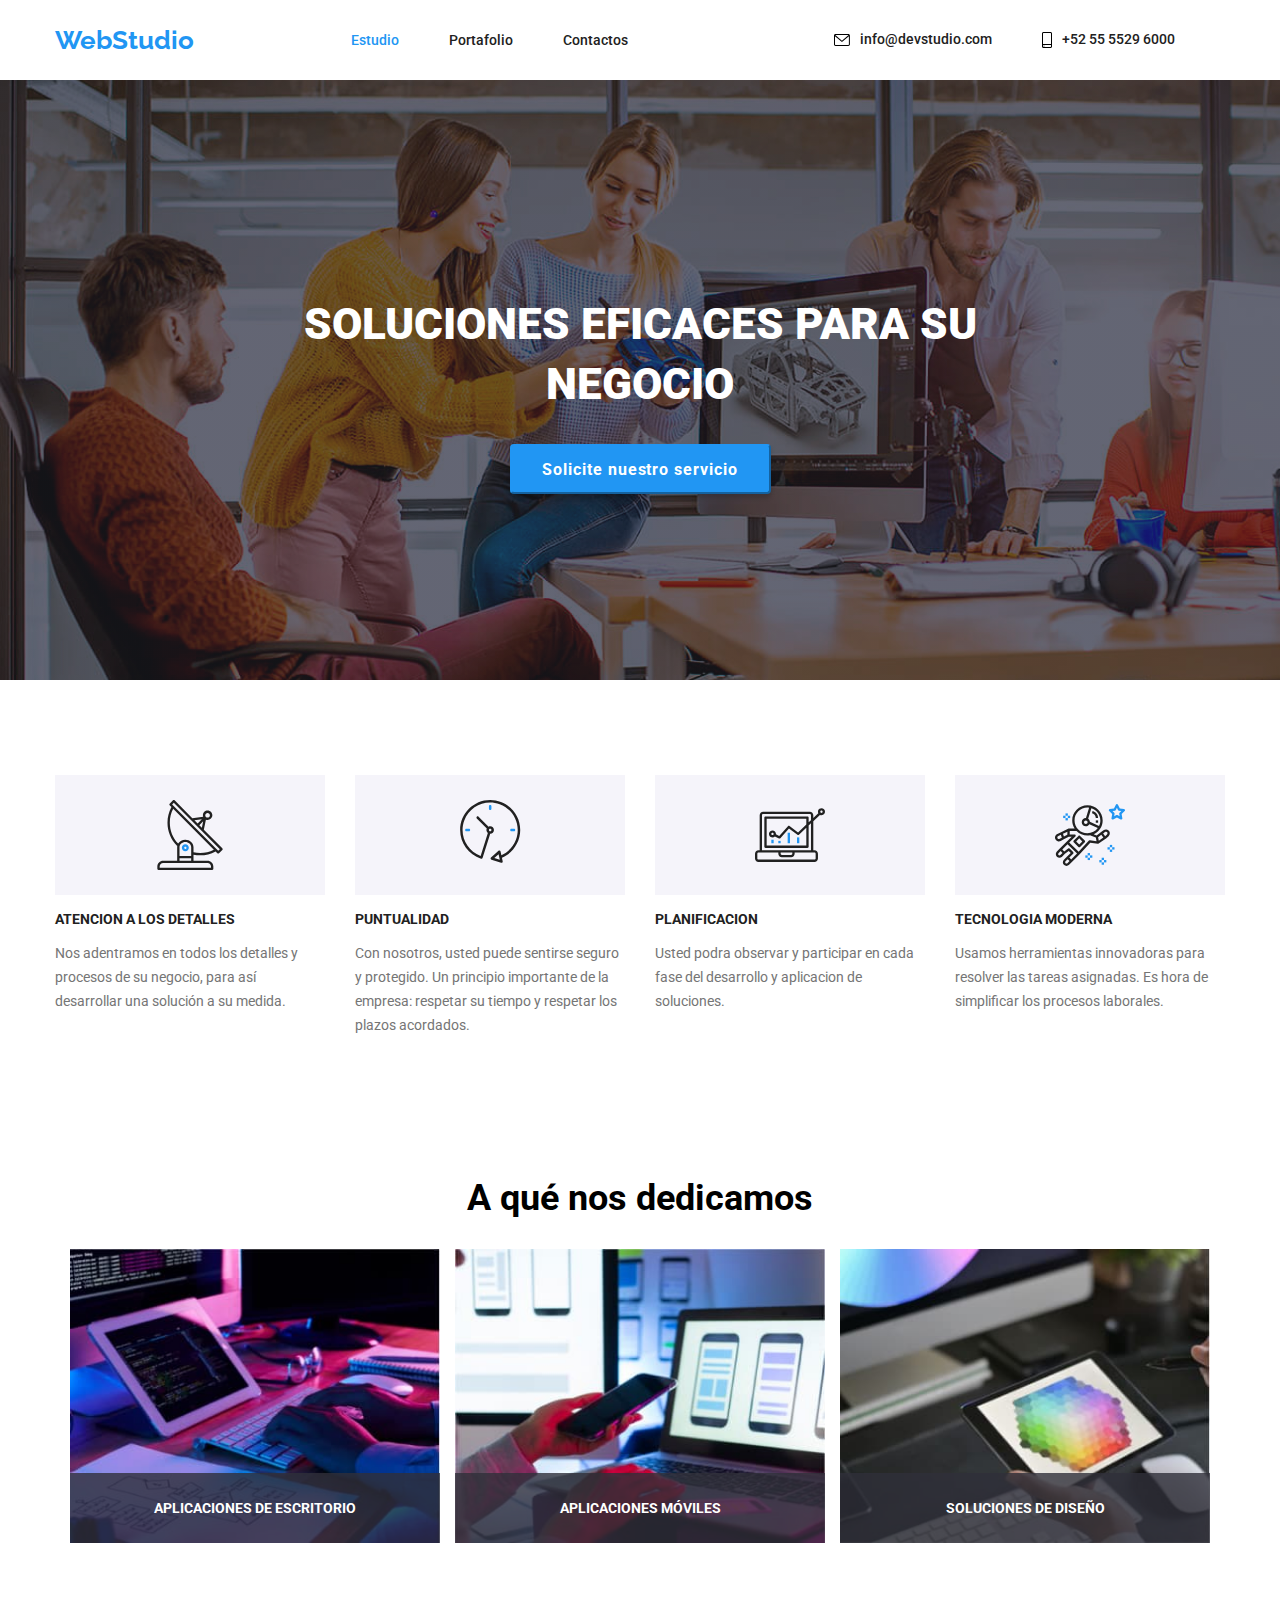
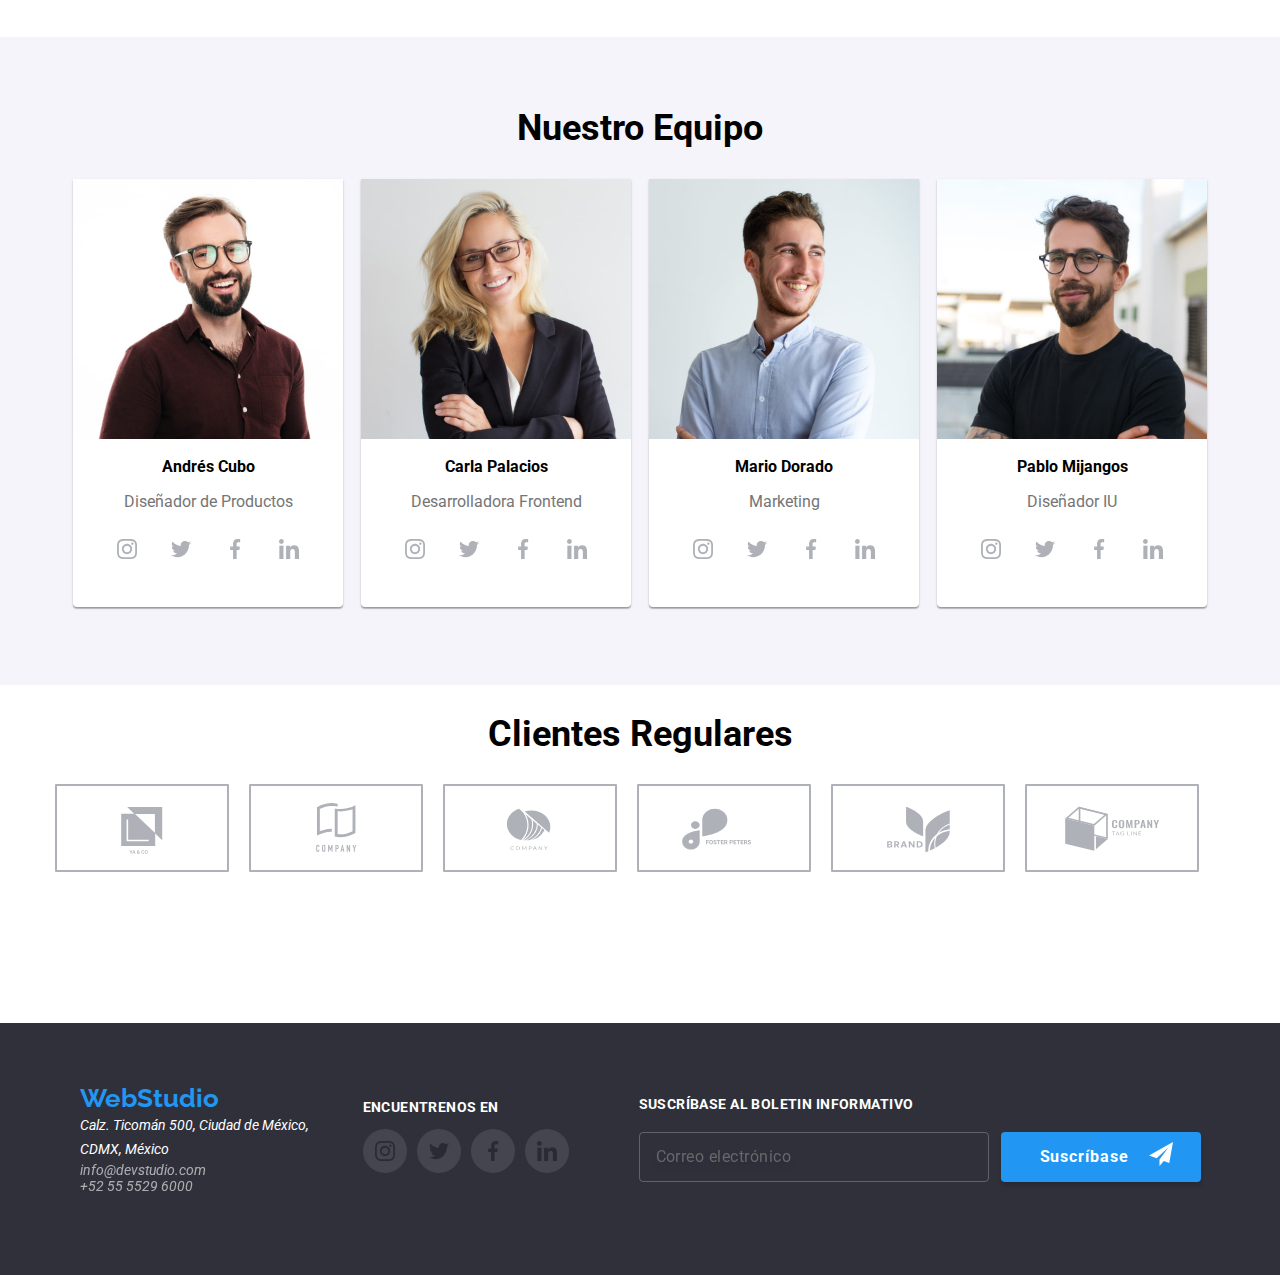
<file: index.html>
<!DOCTYPE html>
<html lang="en">
  <head>
      <meta charset="UTF-8" />
      <meta http-equiv="X-UA-Compatible" content="IE=edge" />
      <meta name="viewport" content="width=device-width, initial-scale=1.0" />
      <title>Soluciones Eficaces Para su Negocio</title>
      <link rel="stylesheet" href="https://cdnjs.cloudflare.com/ajax/libs/modern-normalize/1.0.0/modern-normalize.min.css"/>
      <link rel="stylesheet" href="css/main.min.css" />
      <link rel="preconnect" href="https://fonts.googleapis.com" />
      <link rel="preconnect" href="https://fonts.gstatic.com" crossorigin />
      <link href="https://fonts.googleapis.com/css2?family=Roboto:wght@500&display=swap" rel="stylesheet"/>
      <link href="https://fonts.googleapis.com/css2?family=Raleway:wght@700&family=Roboto:wght@400;700;900&display=swap" rel="stylesheet"/>
  </head> 
  <body> 
     <!-- Main Menu -->
    <header class="container page-header">
      <a class="page-header__logo" href="#">WebStudio</a>
      <nav>
        <ul class="page-header__linklist">
          <li><a class="page-header__linklist--link page-header__linklist--linkactive" href="./index.html">Estudio</a></li>
          <li><a class="page-header__linklist--link" href="./portafolio.html">Portafolio</a></li>
          <li><a class="page-header__linklist--link" href="./contactos.html">Contactos</a></li>
        </ul>
      </nav>
       <!-- Main Menu Contacts -->
       <ul class="contacts-header">
        <li class="contacts-header__svgicon">
          <svg width="16px" height="12px">
            <use href="images/icons.svg#icon-sobre-activable"></use>
            </svg>
          <a class="contacts-header_contacts" href="mailto:info@devstudio.com">info@devstudio.com</a></li>
        <li class="contacts-header__svgicon">
          <svg width="10px" height="16px">
            <use href="images/icons.svg#icon-telefono-inteligente"></use>
            </svg>
          <a class="contacts-header_contacts" href="tel:+525555296000">+52 55 5529 6000</a>
        </li>
      </ul>
    </header>
     <!-- Service Button -->
    <main>
      <section class="solutions-background">
        <h1 class="solutions-background__title solutions-background__title--position">SOLUCIONES EFICACES PARA SU NEGOCIO</h1>
        <button class="data-modal-open" data-modal-open type="button">Solicite nuestro servicio</button>
        <div class="backdrop is-hidden" data-modal>
          <div class="modal">
            <button class="data-modal-close" data-modal-close>
              <svg class="modal-page_inputboxes--icon-x" width="11" height="11">
              <use href="images/icons.svg#icon-modal-x"></use>
            </svg>
          </button>
      
      <!-- Modal Page -->
<ul class="modal-page">
      <p class="modal-page__title">Deje sus datos, nos contactaremos con usted</p>
      
      <form class="modal-page__forms" name="signup_form" autocomplete="on" novalidate>

        <div class="modal-page__formspadding">
          <label>
            <p class="modal-page__subtitle">Nombre</p>
            <div class="modal-page__inputboxes">
              <input class="modal-page__info" type="name" name="name" placeholder=" "/>
              <svg class="modal-page_inputboxes--icon" width="18" height="18">
                <use href="images/icons.svg#icon-persona-negra"></use>
              </svg>
            </div>
          </label>
        </div>

      <div class="modal-page__formspadding">
        <label>
          <p class="modal-page__subtitle">Teléfono</p>
          <div class="modal-page__inputboxes">
          <input class="modal-page__info" type="phone" name="phone" placeholder=" "/>
          <svg class="modal-page_inputboxes--icon" width="18" height="18">
            <use href="images/icons.svg#icon-telfono-negro"></use>
          </svg>
          </div>
        </label>
      </div>

      <div class="modal-page__formspadding">
        <label>
         <p class="modal-page__subtitle">E-mail</p>
         <div class="modal-page__inputboxes">
          <input class="modal-page__info" type="email" name="email" placeholder=" "/>
          <svg class="modal-page_inputboxes--icon" width="18" height="18">
          <use href="images/icons.svg#icon-correo-electrnico-negro"></use>
        </svg>
         </div>
        </label>
      </div>

      <div class="modal-page__formspadding">
        <label>
          <p class="modal-page__subtitle">Comentarios</p>
          <div class="modal-page__biginputbox">
          <textarea class="modal-page__info2" name="comment" rows="5" placeholder="Introduzca el texto"></textarea>
        </div>
        </label>
      </div>

      <div>
        <label class="modal-page__terms">
          <input class="modal-page__terms--checkbox" type="checkbox" name="confirm" width="16" height="15">
          <p class="modal-page__terms--paragraph">Estoy de acuerdo con el boletín informativo y acepto los Términos y Condiciones</p>
        </label>
      </div>
      
      <div>
        <button class="modal-page__button" type="submit">Enviar</button>
      </div>
      </form>
</ul>
          </div>
          </div>
        </div>
      </section>  

      <!-- Values -->
      <section>
        <ul class="container values">
          <li class="values__padding">
            <svg class="values__svg" width="270" height="120">
              <use class="values__icon-size" href="images/icons.svg#icon-antena-1" width="70" height="70"></use>
            </svg>
            <h3 class="values__subtitle">ATENCION A LOS DETALLES</h3>
            <p class="values__text">
              Nos adentramos en todos los detalles y procesos de su negocio, para así desarrollar una solución a su medida.
            </p>
          </li>
          <li class="values__padding">
            <svg class="values__svg" width="270" height="120">
              <use href="images/icons.svg#icon-reloj-1"></use>
            </svg>
            <h3 class="values__subtitle">PUNTUALIDAD</h3>
            <p class="values__text">
              Con nosotros, usted puede sentirse seguro y protegido. Un principio importante de la empresa: respetar su tiempo y respetar los plazos acordados.
            </p>
          </li>
          <li class="values__padding">
            <svg class="values__svg" width="270" height="120">
              <use href="images/icons.svg#icon-diagrama-1"></use>
            </svg>
            <h3 class="values__subtitle">PLANIFICACION</h3>
            <p class="values__text">
              Usted podra observar y participar en cada fase del desarrollo y aplicacion de soluciones.
            </p>
          </li>
          <li class="values__padding">
            <svg class="values__svg" width="270" height="120">
              <use href="images/icons.svg#icon-astronauta-1"></use>
            </svg>
            <h3 class="values__subtitle">TECNOLOGIA MODERNA</h3>
            <p class="values__text">
              Usamos herramientas innovadoras para resolver las tareas asignadas. Es hora de simplificar los procesos laborales.
            </p>
          </li>
        </ul>
      </section> 
    </main>
     <!-- What we do -->
     <section class="container">
      <h2 class="WWD__title">A qué nos dedicamos</h2>
      <ul class="WWD">
        <li>
          <div class="WWD__image">
            <img src="images/imagen1.jpg" alt="description" width="370" height="294" />
            <div class="WWD__black-background">
              <p>APLICACIONES DE ESCRITORIO</p>
            </div>
          </div>
        </li>
        <li>
          <div class="WWD__image">
            <img src="images/imagen2.jpg" alt="description" width="370" height="294" />
            <div class="WWD__black-background">
              <p>APLICACIONES MÓVILES</p>
            </div>
          </div>
        </li>
        <li>
          <div class="WWD__image">
            <img src="images/imagen3.jpg" alt="description" width="370" height="294" />
            <div class="WWD__black-background">
              <p>SOLUCIONES DE DISEÑO</p>
            </div>
          </div>
        </li>
      </ul>
    </section>
     <!-- Team Members -->
    <section class="team-members__background">
      <div class="container">
      <h2 class="team-members__title">Nuestro Equipo</h2>
      <ul class="team-members">
        <li class="team-members__shadow">
          <img src="images/imagen4.jpg" alt="Diseñador de productos" width="270" height="260" />
          <h3>Andrés Cubo</h3>
          <p class="team-members__subtitle">Diseñador de Productos</p>
          <ul class="team-members__icons">
            <li class="team-members__social-media">
              <a href="#">
            <svg width="20" height="20">
              <use href="images/icons.svg#icon-instagram-grey"></use>
            </svg>
          </a>
            </li>
            <li class="team-members__social-media">
              <a href="#">
            <svg width="20" height="20">
              <use href="images/icons.svg#icon-twitter-1"></use>
            </svg>
              </a>
            </li>
            <li class="team-members__social-media">
              <a href="#">
            <svg width="20" height="20">
              <use href="images/icons.svg#icon-facebook-1"></use>
            </svg>
              </a>
            </li>
            <li class="team-members__social-media">
              <a href="#">
            <svg width="20" height="20">
              <use href="images/icons.svg#icon-linkedin-1"></use>
            </svg>
              </a>
          </ul>
        <li class="team-members__shadow">
          <img src="images/imagen5.jpg" alt="Desarrolladora Frontend" width="270" height="260" />
          <h3>Carla Palacios</h3>
          <p class="team-members__subtitle">Desarrolladora Frontend</p>
          <ul class="team-members__icons">
            <li class="team-members__social-media">
              <a href="#">
            <svg width="20" height="20">
              <use href="images/icons.svg#icon-instagram-grey"></use>
            </svg>
              </a>
            </li>
            <li class="team-members__social-media">
              <a href="#">
            <svg width="20" height="20">
              <use href="images/icons.svg#icon-twitter-1"></use>
            </svg>
              </a>
            </li>
            <li class="team-members__social-media">
              <a href="#">
            <svg width="20" height="20">
              <use href="images/icons.svg#icon-facebook-1"></use>
            </svg>
              </a>
            </li>
            <li class="team-members__social-media">
              <a href="#">
            <svg width="20" height="20">
              <use href="images/icons.svg#icon-linkedin-1"></use>
            </svg>
              </a>
          </ul>
        </li>
        <li class="team-members__shadow">
          <img src="images/imagen6.jpg" alt="Marketing" width="270" height="260" />
          <h3>Mario Dorado</h3>
          <p class="team-members__subtitle">Marketing</p>
          <ul class="team-members__icons">
            <li class="team-members__social-media">
            <a href="#">
            <svg width="20" height="20">
              <use href="images/icons.svg#icon-instagram-grey"></use>
            </svg>
            </a>
            </li>
            <li class="team-members__social-media">
              <a href="#">
            <svg width="20" height="20">
              <use href="images/icons.svg#icon-twitter-1"></use>
            </svg>
              </a>
            </li>
            <li class="team-members__social-media">
              <a href="#">
            <svg width="20" height="20">
              <use href="images/icons.svg#icon-facebook-1"></use>
            </svg>
              </a>
            </li>
            <li class="team-members__social-media">
              <a href="#">
            <svg width="20" height="20">
              <use href="images/icons.svg#icon-linkedin-1"></use>
            </svg>
              </a>
          </ul>
        </li>
        <li class="team-members__shadow">
          <img src="images/imagen7.jpg" alt="Diseñador IU" width="270" height="260" />
          <h3>Pablo Mijangos</h3>
          <p class="team-members__subtitle">Diseñador IU</p>
          <ul class="team-members__icons">
            <li class="team-members__social-media">
              <a href="#">
            <svg width="20" height="20">
              <use href="images/icons.svg#icon-instagram-grey"></use>
            </svg>
              </a>
            </li>
            <li class="team-members__social-media">
              <a href="#">
            <svg width="20" height="20">
              <use href="images/icons.svg#icon-twitter-1"></use>
            </svg>
              </a>
            </li>
            <li class="team-members__social-media">
              <a href="#">
            <svg width="20" height="20">
              <use href="images/icons.svg#icon-facebook-1"></use>
            </svg>
              </a>
            </li>
            <li class="team-members__social-media">
              <a href="#">
            <svg width="20" height="20">
              <use href="images/icons.svg#icon-linkedin-1"></use>
            </svg>
              </a>
          </ul>
        </li>
      </ul>
    </div>
    </section>
    <!-- Clients -->
    <section>
      <div class="container">
        <h2 class="clients__title">Clientes Regulares</h2>
          <ul class="clients">
            <li class="clients_box">
            <svg width="170" height="81">
              <use href="images/icons.svg#icon-Cliente-1"></use>
            </svg>
          </li> 
          <li class="clients_box">
            <svg width="170" height="81">
              <use href="images/icons.svg#icon-Cliente-2"></use>
            </svg>
            <li class="clients_box">
              <svg width="170" height="81">
                <use href="images/icons.svg#icon-Cliente-3"></use>
              </svg>
              <li class="clients_box">
                <svg width="170" height="81">
                  <use href="images/icons.svg#icon-Cliente-4"></use>
                </svg>
                <li class="clients_box">
                  <svg width="170" height="81">
                    <use href="images/icons.svg#icon-Cliente-5"></use>
                  </svg>
                  <li class="clients_box">
                    <svg width="170" height="81">
                      <use href="images/icons.svg#icon-Cliente-6"></use>
                    </svg>
                  </li>
                </li>
              </li>
            </li>
          </li>
          </ul>
      </div>
    </section>
     <!-- Footer -->
    <footer class="footer">
      <address class="container footer__container">
        <ul class="footer__contacts-2">
          <a class="footer__logo" href="#">WebStudio</a>
          <li class="footer__address--box">
            <a class="footer__address" href="https://goo.gl/maps/Dm4oQiikR5Fg9yRK8" target="_blank" rel="noopener noreferrer">
              Calz. Ticomán 500, Ciudad de México, CDMX, México
            </a>
          </li>
          <li><a class="footer__contacts-2 footer__opacity" href="mailto:info@devstudio.com">info@devstudio.com</a></li>
        <li><a class="footer__contacts-2 footer__opacity" href="tel:+525555296000">+52 55 5529 6000</a></li>
        </ul>
        <ul class="footer__social-media--spacing">
          <p class="footer__social-media--title">ENCUENTRENOS EN</p>
          <ul class="footer__social-media--container">
          <li class="footer__social-media footer__media-circle">
            <a href="#">
            <svg class="footer__media-svg" width="20" height="20">
              <use href="images/icons.svg#icon-instagram-white"></use>
            </svg>
            </a>
            </li>
            <li class="footer__social-media footer__media-circle">
              <a href="#">
            <svg class="footer__media-svg" width="20" height="20">
              <use href="images/icons.svg#icon-twitter-white"></use>
            </svg>
              </a>
            </li>
            <li class="footer__social-media footer__media-circle">
              <a href="#">
            <svg class="footer__media-svg" width="20" height="20">
              <use href="images/icons.svg#icon-facebook-white"></use>
            </svg>
              </a>
            </li>
            <li class="footer__social-media footer__media-circle">
              <a href="#">
            <svg class="footer__media-svg" width="20" height="20">
              <use href="images/icons.svg#icon-linkedin-white"></use>
            </svg>
              </a>
            </li>
          </ul>
        </ul>

        <div class="footer__subscribe">
          <p class="footer__subscribe--header">SUSCRÍBASE AL BOLETIN INFORMATIVO</p>
          <form name="signup_form" autocomplete="on" novalidate>
            <ul class="footer__subscribe--input">
              <li>
                <label>
                  <div class="footer__subscribe--container">
                    <input class="footer__email" type="email" name="email" placeholder="Correo electrónico"/>
                  </div>
                </label>
              </li>
              <li>
                  <button class="footer__subscribe--button" type="button">
                    <div class="footer__subscribe--button-in">Suscríbase <svg class="" width="24" height="24">
                    <use href="images/icons.svg#icon-enviar-blanco"></use>
                  </svg></button>
                </div>
                </div>
              </li>
            </ul>
          </form>
        </div>

      </address>
    </footer>
    <script src="./modal.js"></script>
  </body>
</html>
</file>
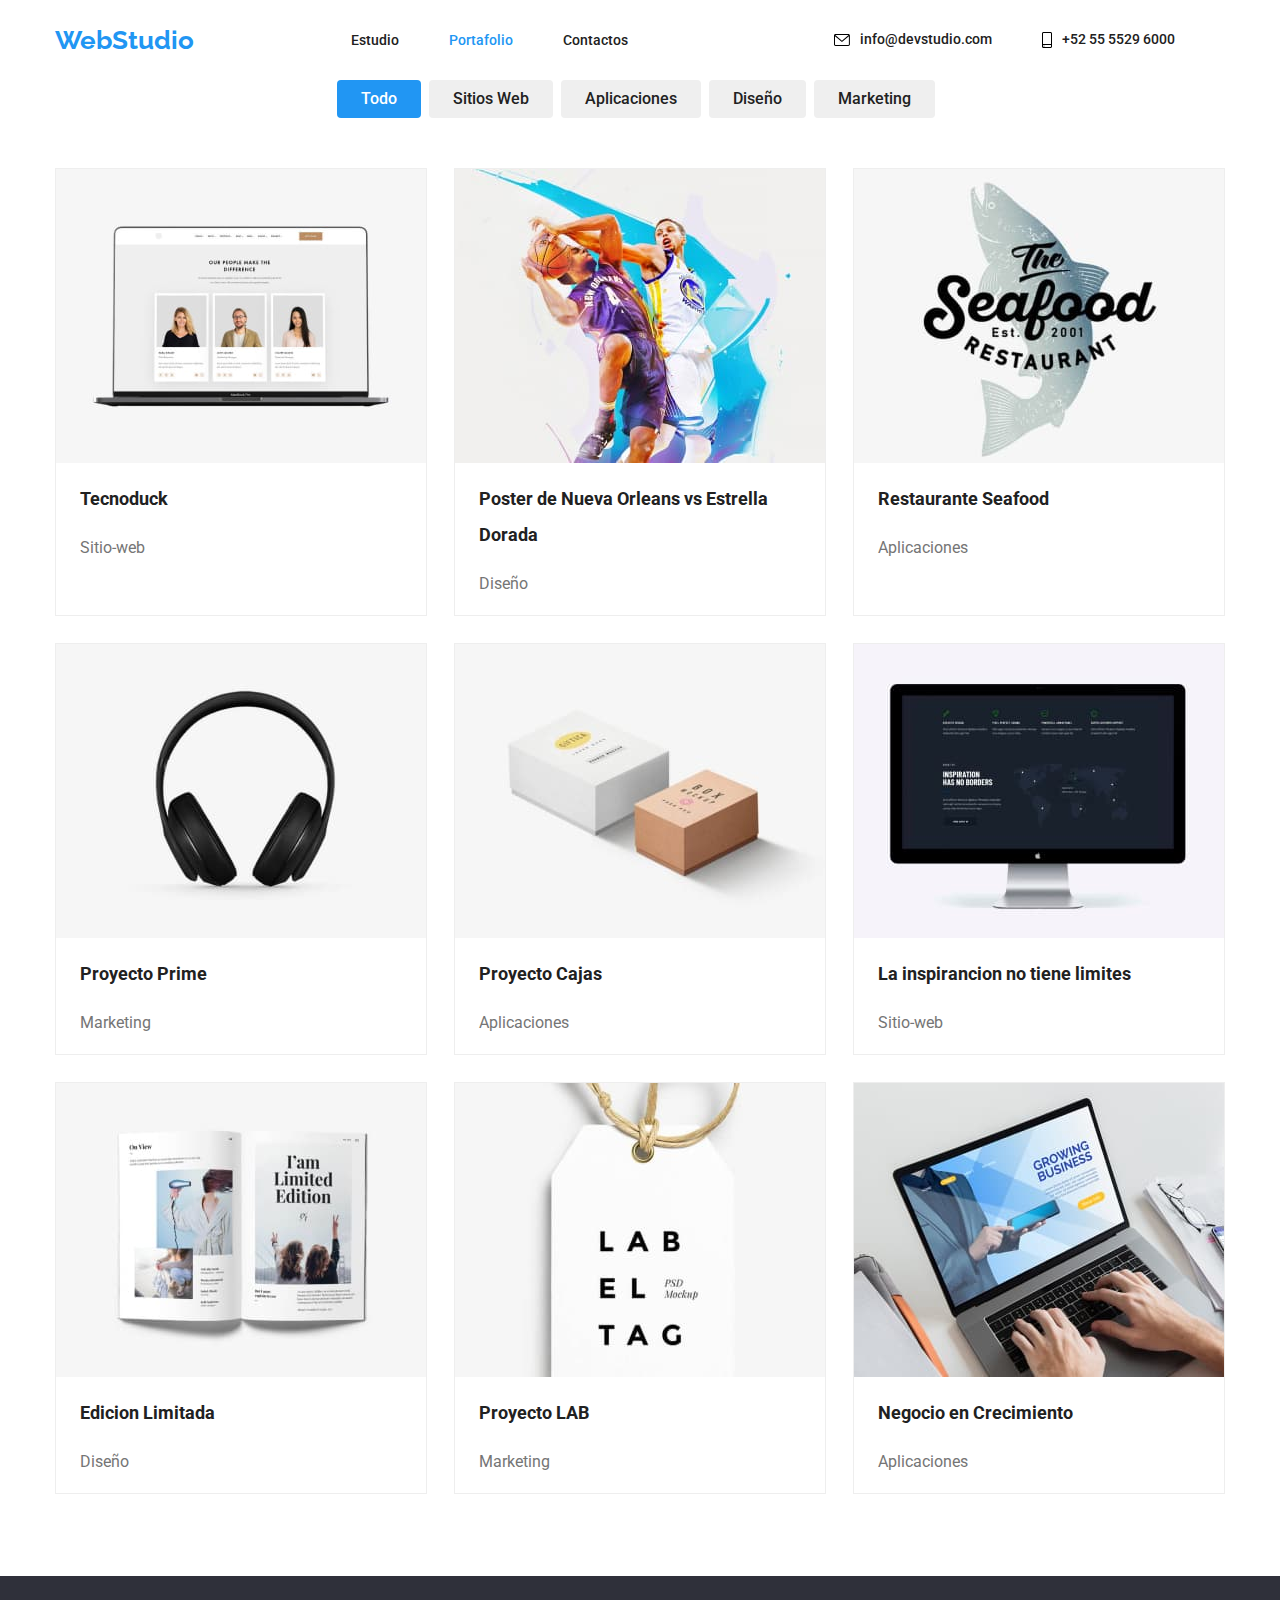
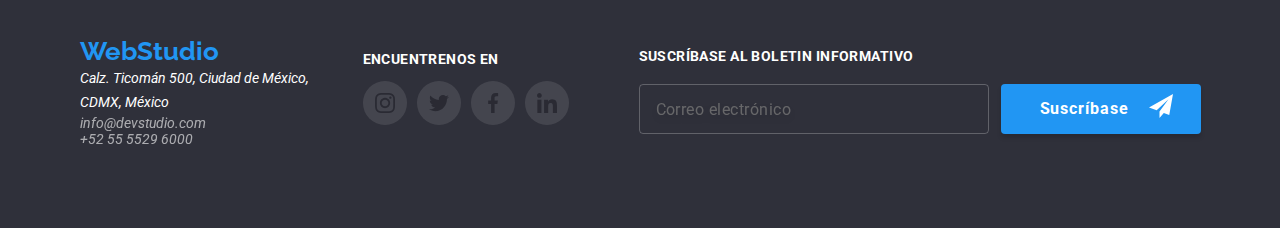
<file: portafolio.html>
<!DOCTYPE html>
<html lang="en">
  <head>
      <meta charset="UTF-8" />
      <meta http-equiv="X-UA-Compatible" content="IE=edge" />
      <meta name="viewport" content="width=device-width, initial-scale=1.0" />
      <title>Soluciones Eficaces Para su Negocio</title>
      <link rel="stylesheet" href="https://cdnjs.cloudflare.com/ajax/libs/modern-normalize/1.0.0/modern-normalize.min.css"/>
      <link rel="stylesheet" href="css/main.min.css" />
      <link rel="preconnect" href="https://fonts.googleapis.com" />
      <link rel="preconnect" href="https://fonts.gstatic.com" crossorigin />
      <link href="https://fonts.googleapis.com/css2?family=Roboto:wght@500&display=swap" rel="stylesheet"/>
      <link href="https://fonts.googleapis.com/css2?family=Raleway:wght@700&family=Roboto:wght@400;700;900&display=swap" rel="stylesheet"/>
  <body> 
     <!-- Menu de Inicio -->
     <header class="container page-header">
      <a class="page-header__logo" href="#">WebStudio</a>
      <nav>
        <ul class="page-header__linklist">
          <li><a class="page-header__linklist--link" href="./index.html">Estudio</a></li>
          <li><a class="page-header__linklist--link page-header__linklist--linkactive" href="./portafolio.html">Portafolio</a></li>
          <li><a class="page-header__linklist--link" href="./contactos.html">Contactos</a></li>
        </ul>
      </nav>
       <!-- Contactos Header -->
       <ul class="contacts-header">
        <li class="contacts-header__svgicon">
          <svg width="16px" height="12px">
            <use href="images/icons.svg#icon-sobre-activable"></use>
            </svg>
          <a class="contacts-header_contacts" href="mailto:info@devstudio.com">info@devstudio.com</a></li>
        <li class="contacts-header__svgicon">
          <svg width="10px" height="16px">
            <use href="images/icons.svg#icon-telefono-inteligente"></use>
            </svg>
          <a class="contacts-header_contacts" href="tel:+525555296000">+52 55 5529 6000</a>
        </li>
      </ul>
    </header>
    <!-- Botones -->
    <main>
      <section class="container">
      <h1 hidden>Portafolio</h1>
      <ul class="buttonslist">
        <li><input class="buttonslist__button buttonslist__button--active" type="button" value="Todo" /></li> 
        <li><input class="buttonslist__button" type="button" value="Sitios Web" /></li>
        <li><input class="buttonslist__button" type="button" value="Aplicaciones" /></li>
        <li><input class="buttonslist__button" type="button" value="Diseño" /></li>
        <li><input class="buttonslist__button" type="button" value="Marketing" /></li>
      </ul>
      </section>
      <!-- Images -->
      <section class="container">
        <ul class="rows">

      <div class="rows__shadow">
        <div class="rows__image">
          <div class="rows__container">
            <img src="images/imagen_2.1.jpg" alt="description" width="370" height="294" />
            <div class="rows__animation">
              <p>Tecnoduck es una plataforma de distribución de coronavirus de última generación. Las compañías usan esta plataforma para el espionaje digital y los ataques a los servidores seguros de la competencia.</p>
            </div>
            <h2 class="rows__title">Tecnoduck</h2>
            <p class="rows__subtitle">Sitio-web</p>
          </div>
        </div>
      </div>

          <div class="rows__shadow">
            <div class="rows__image">
              <div class="rows__container">
            <img src="images/imagen_2.2.jpg" alt="description" width="370" height="294" />
            <div class="rows__animation">
              <p>Lorem ipsum, dolor sit amet consectetur adipisicing elit. Incidunt ipsa consequatur iste molestias dolore animi architecto eum aperiam accusantium! Illo explicabo, commodi iusto harum odit quas reiciendis dicta ab aliquid.</p>
            </div>
            <h2 class="rows__title">Poster de Nueva Orleans vs Estrella Dorada</h2>
            <p class="rows__subtitle">Diseño</p>
          </div>
        </div>
      </div>

      <div class="rows__shadow">
        <div class="rows__image">
          <div class="rows__container">
            <img src="images/imagen_2.3.jpg" alt="description" width="370" height="294" />
            <div class="rows__animation">
              <p>Lorem ipsum, dolor sit amet consectetur adipisicing elit. Incidunt ipsa consequatur iste molestias dolore animi architecto eum aperiam accusantium! Illo explicabo, commodi iusto harum odit quas reiciendis dicta ab aliquid.</p>
            </div>
            <h2 class="rows__title">Restaurante Seafood</h2>
            <p class="rows__subtitle">Aplicaciones</p>
          </div>
        </div>
      </div>

          <div class="rows__shadow">
            <div class="rows__image">
              <div class="rows__container">
            <img src="images/imagen_2.4.jpg" alt="description" width="370" height="294" />
            <div class="rows__animation">
              <p>Lorem ipsum, dolor sit amet consectetur adipisicing elit. Incidunt ipsa consequatur iste molestias dolore animi architecto eum aperiam accusantium! Illo explicabo, commodi iusto harum odit quas reiciendis dicta ab aliquid.</p>
            </div>
            <h2 class="rows__title">Proyecto Prime</h2>
            <p class="rows__subtitle">Marketing</p>
          </div>
        </div>
      </div>

          <div class="rows__shadow">
            <div class="rows__image">
              <div class="rows__container">
            <img src="images/imagen_2.5.jpg" alt="description" width="370" height="294" />
            <div class="rows__animation">
              <p>Lorem ipsum, dolor sit amet consectetur adipisicing elit. Incidunt ipsa consequatur iste molestias dolore animi architecto eum aperiam accusantium! Illo explicabo, commodi iusto harum odit quas reiciendis dicta ab aliquid.</p>
            </div>
            <h2 class="rows__title">Proyecto Cajas</h2>
            <p class="rows__subtitle">Aplicaciones</p>
          </div>
        </div>
      </div>

          <div class="rows__shadow">
            <div class="rows__image">
              <div class="rows__container">
            <img src="images/imagen_2.6.jpg" alt="description" width="370" height="294" />
            <div class="rows__animation">
              <p>Lorem ipsum, dolor sit amet consectetur adipisicing elit. Incidunt ipsa consequatur iste molestias dolore animi architecto eum aperiam accusantium! Illo explicabo, commodi iusto harum odit quas reiciendis dicta ab aliquid.</p>
            </div>
            <h2 class="rows__title">La inspirancion no tiene limites</h2>
            <p class="rows__subtitle">Sitio-web</p>
          </div>
        </div>
      </div>

          <div class="rows__shadow">
            <div class="rows__image">
              <div class="rows__container">
            <img src="images/imagen_2.7.jpg" alt="description" width="370" height="294" />
            <div class="rows__animation">
              <p>Lorem ipsum, dolor sit amet consectetur adipisicing elit. Incidunt ipsa consequatur iste molestias dolore animi architecto eum aperiam accusantium! Illo explicabo, commodi iusto harum odit quas reiciendis dicta ab aliquid.</p>
            </div>
            <h2 class="rows__title">Edicion Limitada</h2>
            <p class="rows__subtitle">Diseño</p>
          </div>
        </div>
      </div>

          <div class="rows__shadow">
            <div class="rows__image">
              <div class="rows__container">
            <img src="images/imagen_2.8.jpg" alt="description" width="370" height="294" />
            <div class="rows__animation">
              <p>Lorem ipsum, dolor sit amet consectetur adipisicing elit. Incidunt ipsa consequatur iste molestias dolore animi architecto eum aperiam accusantium! Illo explicabo, commodi iusto harum odit quas reiciendis dicta ab aliquid.</p>
            </div>
            <h2 class="rows__title">Proyecto LAB</h2>
            <p class="rows__subtitle">Marketing</p>
          </div>
        </div>
      </div>

          <div class="rows__shadow">
            <div class="rows__image">
              <div class="rows__container">
            <img src="images/imagen_2.9.jpg" alt="description" width="370" height="294" />
            <div class="rows__animation">
              <p>Lorem ipsum, dolor sit amet consectetur adipisicing elit. Incidunt ipsa consequatur iste molestias dolore animi architecto eum aperiam accusantium! Illo explicabo, commodi iusto harum odit quas reiciendis dicta ab aliquid.</p>
            </div>
            <h2 class="rows__title">Negocio en Crecimiento</h2>
            <p class="rows__subtitle">Aplicaciones</p>
          </div>
        </div>
      </div>
      
        </ul>
      </section>
    </main>
    <!-- Footer -->
    <footer class="footer">
      <address class="container footer__container">
        <ul class="footer__contacts-2">
          <a class="footer__logo" href="#">WebStudio</a>
          <li class="footer__address--box">
            <a class="footer__address" href="https://goo.gl/maps/Dm4oQiikR5Fg9yRK8" target="_blank" rel="noopener noreferrer">
              Calz. Ticomán 500, Ciudad de México, CDMX, México
            </a>
          </li>
          <li><a class="footer__contacts-2 footer__opacity" href="mailto:info@devstudio.com">info@devstudio.com</a></li>
        <li><a class="footer__contacts-2 footer__opacity" href="tel:+525555296000">+52 55 5529 6000</a></li>
        </ul>
        <ul class="footer__social-media--spacing">
          <p class="footer__social-media--title">ENCUENTRENOS EN</p>
          <ul class="footer__social-media--container">
          <li class="footer__social-media footer__media-circle">
            <a href="#">
            <svg class="footer__media-svg" width="20" height="20">
              <use href="images/icons.svg#icon-instagram-white"></use>
            </svg>
            </a>
            </li>
            <li class="footer__social-media footer__media-circle">
              <a href="#">
            <svg class="footer__media-svg" width="20" height="20">
              <use href="images/icons.svg#icon-twitter-white"></use>
            </svg>
              </a>
            </li>
            <li class="footer__social-media footer__media-circle">
              <a href="#">
            <svg class="footer__media-svg" width="20" height="20">
              <use href="images/icons.svg#icon-facebook-white"></use>
            </svg>
              </a>
            </li>
            <li class="footer__social-media footer__media-circle">
              <a href="#">
            <svg class="footer__media-svg" width="20" height="20">
              <use href="images/icons.svg#icon-linkedin-white"></use>
            </svg>
              </a>
            </li>
          </ul>
        </ul>

        <div class="footer__subscribe">
          <p class="footer__subscribe--header">SUSCRÍBASE AL BOLETIN INFORMATIVO</p>
          <form name="signup_form" autocomplete="on" novalidate>
            <ul class="footer__subscribe--input">
              <li>
                <label>
                  <div class="footer__subscribe--container">
                    <input class="footer__email" type="email" name="email" placeholder="Correo electrónico"/>
                  </div>
                </label>
              </li>
              <li>
                  <button class="footer__subscribe--button" type="button">
                    <div class="footer__subscribe--button-in">Suscríbase <svg class="" width="24" height="24">
                    <use href="images/icons.svg#icon-enviar-blanco"></use>
                  </svg></button>
                </div>
                </div>
              </li>
            </ul>
          </form>
        </div>

      </address>
    </footer>
  </body>
</html>
</file>
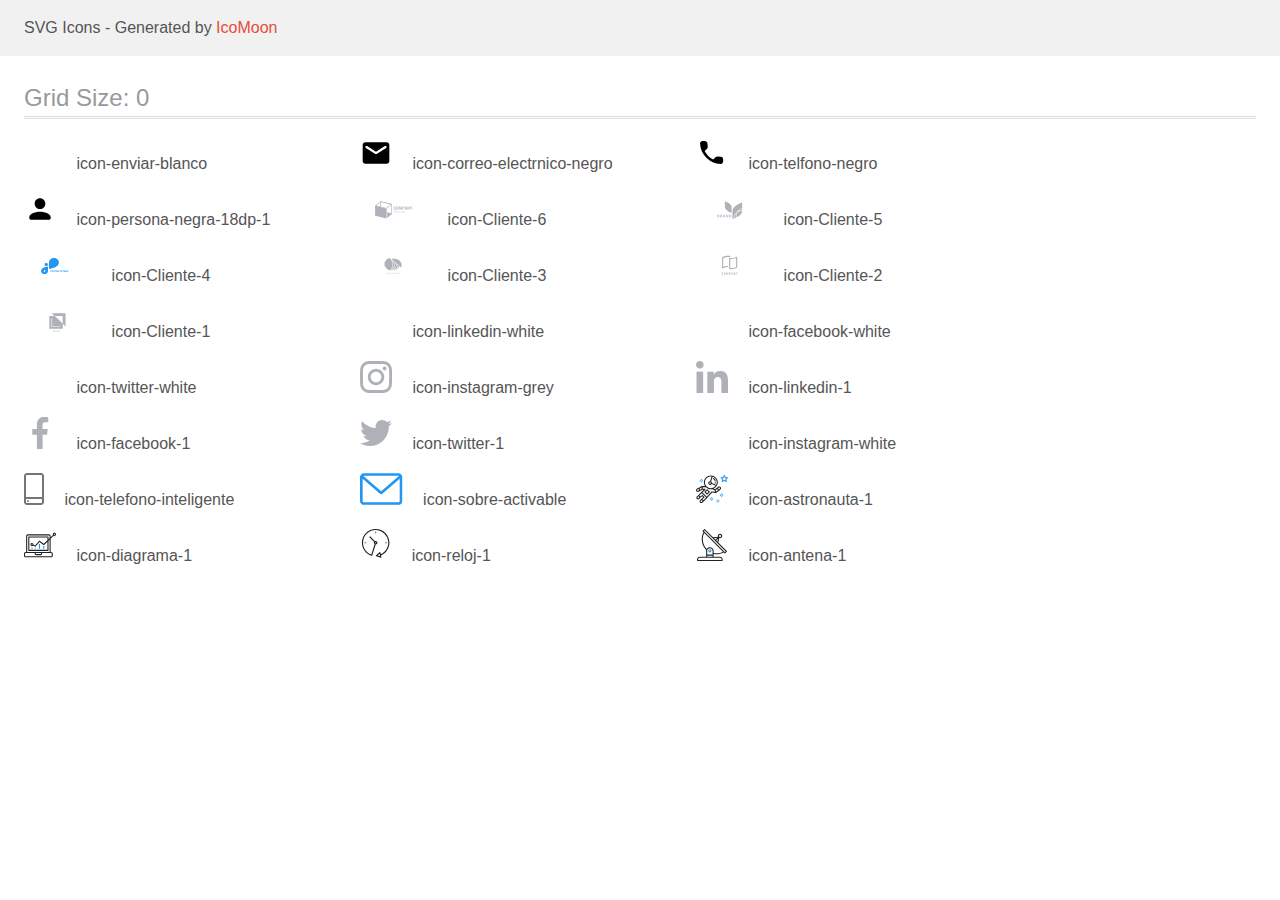
<file: images/icomoon/demo.html>
<!doctype html>
<html>
<head>
    <title>IcoMoon - SVG Icons</title>
    <meta charset="utf-8">
    <meta name="viewport" content="width=device-width, initial-scale=1">
    <link rel="stylesheet" href="demo-files/demo.css">
    <link rel="stylesheet" href="style.css">
</head>
<body>
<svg aria-hidden="true" style="position: absolute; width: 0; height: 0; overflow: hidden;" version="1.1" xmlns="http://www.w3.org/2000/svg" xmlns:xlink="http://www.w3.org/1999/xlink">
<defs>
<symbol id="icon-enviar-blanco" viewBox="0 0 32 32">
<path fill="#fff" style="fill: var(--color1, #fff)" d="M32 0l-32 18 10.227 3.788 15.773-14.788-11.998 16.186 0.010 0.004-0.012-0.004v8.814l5.735-6.691 7.265 2.691 5-28z"></path>
</symbol>
<symbol id="icon-correo-electrnico-negro" viewBox="0 0 32 32">
<path d="M26.667 5.333h-21.333c-1.467 0-2.653 1.2-2.653 2.667l-0.013 16c0 1.467 1.2 2.667 2.667 2.667h21.333c1.467 0 2.667-1.2 2.667-2.667v-16c0-1.467-1.2-2.667-2.667-2.667zM26.133 11l-9.427 5.893c-0.427 0.267-0.987 0.267-1.413 0l-9.427-5.893c-0.333-0.213-0.533-0.573-0.533-0.96 0-0.893 0.973-1.427 1.733-0.96l8.933 5.587 8.933-5.587c0.76-0.467 1.733 0.067 1.733 0.96 0 0.387-0.2 0.747-0.533 0.96z"></path>
</symbol>
<symbol id="icon-telfono-negro" viewBox="0 0 32 32">
<path d="M24.882 19.773l-3.268-0.373c-0.785-0.090-1.557 0.18-2.11 0.733l-2.367 2.367c-3.641-1.853-6.626-4.825-8.478-8.478l2.38-2.38c0.553-0.553 0.823-1.325 0.733-2.11l-0.373-3.242c-0.154-1.299-1.248-2.277-2.56-2.277h-2.226c-1.454 0-2.663 1.209-2.573 2.663 0.682 10.987 9.469 19.761 20.443 20.443 1.454 0.090 2.663-1.119 2.663-2.573v-2.226c0.013-1.3-0.965-2.393-2.264-2.547z"></path>
</symbol>
<symbol id="icon-persona-negra-18dp-1" viewBox="0 0 32 32">
<path d="M16 16c2.947 0 5.333-2.387 5.333-5.333s-2.387-5.333-5.333-5.333c-2.947 0-5.333 2.387-5.333 5.333s2.387 5.333 5.333 5.333zM16 18.667c-3.56 0-10.667 1.787-10.667 5.333v1.333c0 0.733 0.6 1.333 1.333 1.333h18.667c0.733 0 1.333-0.6 1.333-1.333v-1.333c0-3.547-7.107-5.333-10.667-5.333z"></path>
</symbol>
<symbol id="icon-Cliente-6" viewBox="0 0 67 32">
<path fill="#afb1b8" style="fill: var(--color2, #afb1b8)" d="M33.748 16.393c-0.175-0.233-0.259-0.508-0.239-0.786v-1.139c0-0.349 0.079-0.615 0.238-0.796s0.43-0.272 0.816-0.271c0.362 0 0.62 0.077 0.772 0.232 0.166 0.197 0.247 0.438 0.228 0.681v0.268h-0.648v-0.271c0.002-0.089-0.004-0.178-0.019-0.265-0.009-0.060-0.042-0.116-0.093-0.158-0.067-0.045-0.15-0.067-0.235-0.061-0.089-0.006-0.177 0.017-0.247 0.065-0.056 0.046-0.094 0.107-0.107 0.174-0.019 0.093-0.027 0.187-0.025 0.282v1.382c-0.010 0.133 0.018 0.267 0.083 0.388 0.032 0.041 0.077 0.074 0.129 0.094s0.11 0.028 0.167 0.022c0.083 0.006 0.165-0.017 0.23-0.063 0.053-0.045 0.087-0.104 0.097-0.168 0.015-0.092 0.022-0.184 0.020-0.277v-0.28h0.648v0.256c0.018 0.253-0.061 0.505-0.224 0.716-0.149 0.169-0.403 0.254-0.776 0.254s-0.655-0.090-0.815-0.278z"></path>
<path fill="#afb1b8" style="fill: var(--color2, #afb1b8)" d="M36.447 16.405c-0.164-0.177-0.246-0.436-0.246-0.777v-1.198c0-0.338 0.082-0.594 0.246-0.768s0.438-0.26 0.821-0.26c0.381 0 0.654 0.087 0.817 0.26s0.247 0.43 0.247 0.768v1.198c0 0.338-0.083 0.598-0.25 0.776s-0.438 0.268-0.815 0.268c-0.377 0-0.656-0.090-0.821-0.267zM37.571 16.117c0.059-0.111 0.085-0.233 0.078-0.355v-1.467c0.008-0.12-0.019-0.239-0.077-0.348-0.033-0.042-0.079-0.075-0.132-0.096s-0.113-0.028-0.171-0.020c-0.058-0.007-0.118 0-0.171 0.021s-0.1 0.053-0.133 0.095c-0.059 0.108-0.086 0.228-0.078 0.348v1.474c-0.008 0.122 0.019 0.244 0.078 0.355 0.038 0.037 0.084 0.067 0.137 0.088s0.109 0.031 0.167 0.031c0.057 0 0.114-0.011 0.167-0.031s0.099-0.050 0.137-0.088v-0.007z"></path>
<path fill="#afb1b8" style="fill: var(--color2, #afb1b8)" d="M39.112 13.436h0.698l0.525 2.211 0.537-2.211h0.679l0.069 3.191h-0.502l-0.054-2.218-0.518 2.218h-0.403l-0.537-2.226-0.050 2.226h-0.507l0.063-3.191z"></path>
<path fill="#afb1b8" style="fill: var(--color2, #afb1b8)" d="M42.402 13.436h1.087c0.626 0 0.939 0.302 0.939 0.906 0 0.579-0.33 0.867-0.989 0.867h-0.37v1.418h-0.671l0.004-3.191zM43.331 14.8c0.066 0.007 0.134 0.002 0.198-0.015s0.122-0.047 0.171-0.085c0.077-0.108 0.111-0.234 0.097-0.36 0.004-0.097-0.008-0.195-0.032-0.29-0.009-0.032-0.026-0.062-0.049-0.088s-0.052-0.048-0.085-0.064c-0.093-0.039-0.196-0.056-0.299-0.051h-0.26v0.954h0.26z"></path>
<path fill="#afb1b8" style="fill: var(--color2, #afb1b8)" d="M45.396 13.436h0.721l0.74 3.191h-0.626l-0.146-0.736h-0.643l-0.151 0.736h-0.634l0.739-3.191zM46.012 15.522l-0.251-1.339-0.251 1.339h0.502z"></path>
<path fill="#afb1b8" style="fill: var(--color2, #afb1b8)" d="M47.454 13.436h0.47l0.899 1.82v-1.82h0.557v3.191h-0.447l-0.905-1.9v1.9h-0.576l0.001-3.191z"></path>
<path fill="#afb1b8" style="fill: var(--color2, #afb1b8)" d="M50.684 15.41l-0.747-1.97h0.63l0.456 1.265 0.428-1.265h0.616l-0.738 1.97v1.217h-0.644v-1.217z"></path>
<path fill="#afb1b8" style="fill: var(--color2, #afb1b8)" d="M34.784 18.022v0.167h-0.548v1.297h-0.23v-1.297h-0.55v-0.167h1.327z"></path>
<path fill="#afb1b8" style="fill: var(--color2, #afb1b8)" d="M36.501 19.486h-0.177c-0.018 0.001-0.036-0.004-0.050-0.014-0.013-0.009-0.024-0.020-0.029-0.034l-0.158-0.348h-0.76l-0.158 0.348c-0.005 0.015-0.013 0.028-0.024 0.039-0.014 0.010-0.032 0.015-0.050 0.014h-0.177l0.671-1.463h0.234l0.679 1.458zM35.389 18.942h0.634l-0.268-0.596c-0.020-0.045-0.036-0.091-0.050-0.138-0.009 0.028-0.017 0.054-0.025 0.078l-0.024 0.061-0.266 0.594z"></path>
<path fill="#afb1b8" style="fill: var(--color2, #afb1b8)" d="M37.658 19.342c0.042 0.002 0.084 0.002 0.126 0 0.036-0.003 0.072-0.009 0.107-0.017 0.033-0.007 0.065-0.016 0.097-0.027 0.030-0.010 0.059-0.023 0.090-0.036v-0.329h-0.268c-0.007 0-0.013-0.001-0.020-0.003s-0.012-0.005-0.017-0.009c-0.004-0.003-0.008-0.007-0.010-0.012s-0.003-0.010-0.003-0.015v-0.112h0.521v0.561c-0.042 0.026-0.087 0.049-0.134 0.070-0.048 0.020-0.098 0.037-0.149 0.050-0.055 0.014-0.111 0.024-0.168 0.030-0.065 0.006-0.13 0.009-0.196 0.009-0.116 0.001-0.231-0.018-0.338-0.054-0.1-0.035-0.192-0.087-0.268-0.153-0.075-0.067-0.134-0.145-0.173-0.232-0.042-0.097-0.063-0.2-0.062-0.304-0.001-0.104 0.019-0.208 0.060-0.306 0.039-0.087 0.098-0.166 0.173-0.232 0.077-0.066 0.168-0.117 0.268-0.152 0.115-0.037 0.237-0.056 0.36-0.054 0.063-0 0.125 0.004 0.187 0.013 0.055 0.008 0.108 0.020 0.16 0.037 0.047 0.015 0.092 0.035 0.134 0.058 0.041 0.023 0.080 0.048 0.117 0.076l-0.064 0.090c-0.005 0.008-0.013 0.015-0.022 0.020s-0.020 0.008-0.031 0.008c-0.015-0-0.029-0.004-0.042-0.012-0.020-0.009-0.042-0.021-0.066-0.035-0.029-0.015-0.059-0.029-0.090-0.039-0.040-0.014-0.081-0.025-0.123-0.032-0.056-0.009-0.113-0.013-0.17-0.013-0.089-0.001-0.176 0.013-0.259 0.041-0.075 0.026-0.142 0.065-0.197 0.116-0.056 0.053-0.098 0.115-0.125 0.182-0.060 0.159-0.060 0.329 0 0.488 0.029 0.069 0.075 0.132 0.134 0.184 0.055 0.050 0.122 0.090 0.196 0.116 0.085 0.025 0.176 0.035 0.266 0.029z"></path>
<path fill="#afb1b8" style="fill: var(--color2, #afb1b8)" d="M39.797 19.319h0.733v0.167h-0.957v-1.463h0.23l-0.006 1.297z"></path>
<path fill="#afb1b8" style="fill: var(--color2, #afb1b8)" d="M41.292 19.486h-0.23v-1.463h0.23v1.463z"></path>
<path fill="#afb1b8" style="fill: var(--color2, #afb1b8)" d="M42.146 18.029c0.014 0.007 0.026 0.016 0.035 0.027l0.981 1.103c-0.001-0.017-0.001-0.035 0-0.052 0-0.016 0-0.032 0-0.047v-1.043h0.2v1.469h-0.115c-0.017 0.001-0.034-0.002-0.050-0.008-0.014-0.007-0.026-0.017-0.036-0.028l-0.98-1.102c0 0.017 0 0.034 0 0.050s0 0.031 0 0.045v1.043h-0.192v-1.464h0.119c0.013 0 0.026 0.002 0.038 0.007z"></path>
<path fill="#afb1b8" style="fill: var(--color2, #afb1b8)" d="M45.051 18.022v0.161h-0.813v0.483h0.659v0.155h-0.659v0.499h0.813v0.161h-1.049v-1.46h1.049z"></path>
<path fill="#afb1b8" style="fill: var(--color2, #afb1b8)" d="M21.002 8.985l10.191 2.498v8.754l-10.191-2.497v-8.755zM20.349 8.238v9.926l11.497 2.819v-9.925l-11.497-2.82z"></path>
<path fill="#afb1b8" style="fill: var(--color2, #afb1b8)" d="M26.51 25.592l-11.498-2.821v-9.925l11.498 2.82v9.926z"></path>
<path fill="#afb1b8" style="fill: var(--color2, #afb1b8)" d="M20.539 8.872l10.058 2.467-4.277 3.694-10.059-2.468 4.279-3.693zM20.349 8.238l-5.336 4.607 11.498 2.82 5.335-4.607-11.497-2.82z"></path>
<path fill="#afb1b8" style="fill: var(--color2, #afb1b8)" d="M27.157 25.033l4.688-4.048-4.688-1.151v5.199z"></path>
</symbol>
<symbol id="icon-Cliente-5" viewBox="0 0 67 32">
<path fill="#afb1b8" style="fill: var(--color2, #afb1b8)" d="M23.213 23.238c0.096 0.109 0.148 0.246 0.145 0.386 0.005 0.091-0.013 0.183-0.052 0.267s-0.098 0.16-0.173 0.22c-0.187 0.129-0.419 0.192-0.653 0.178h-1.147v-2.446h1.124c0.222-0.014 0.442 0.044 0.623 0.163 0.073 0.056 0.13 0.126 0.168 0.205s0.055 0.166 0.050 0.252c0.007 0.135-0.040 0.268-0.131 0.374-0.087 0.097-0.208 0.165-0.342 0.191 0.152 0.025 0.29 0.1 0.388 0.209zM21.867 22.869h0.48c0.109 0.007 0.218-0.021 0.305-0.081 0.036-0.030 0.064-0.067 0.082-0.108s0.025-0.086 0.021-0.131c0.003-0.044-0.004-0.089-0.022-0.13s-0.045-0.079-0.080-0.109c-0.090-0.061-0.202-0.091-0.314-0.082h-0.472v0.642zM22.7 23.807c0.039-0.031 0.069-0.069 0.089-0.112s0.028-0.090 0.025-0.136c0.003-0.047-0.006-0.094-0.026-0.138s-0.051-0.082-0.090-0.113c-0.094-0.064-0.21-0.095-0.326-0.088h-0.504v0.673h0.51c0.115 0.006 0.229-0.024 0.322-0.085z"></path>
<path fill="#afb1b8" style="fill: var(--color2, #afb1b8)" d="M25.509 24.29l-0.625-0.956h-0.235v0.956h-0.538v-2.446h1.018c0.257-0.016 0.51 0.058 0.709 0.208 0.142 0.133 0.228 0.308 0.242 0.493s-0.045 0.37-0.166 0.519c-0.126 0.132-0.297 0.22-0.485 0.249l0.666 0.977h-0.585zM24.649 23.001h0.44c0.305 0 0.458-0.123 0.458-0.37 0.003-0.050-0.005-0.101-0.025-0.148s-0.049-0.090-0.088-0.127c-0.096-0.073-0.221-0.109-0.346-0.099h-0.445l0.005 0.744z"></path>
<path fill="#afb1b8" style="fill: var(--color2, #afb1b8)" d="M28.448 23.798h-1.071l-0.189 0.492h-0.564l0.984-2.419h0.609l0.98 2.419h-0.564l-0.185-0.492zM28.305 23.427l-0.392-1.032-0.392 1.032h0.783z"></path>
<path fill="#afb1b8" style="fill: var(--color2, #afb1b8)" d="M32.127 24.29h-0.534l-1.197-1.663v1.663h-0.532v-2.446h0.532l1.197 1.673v-1.673h0.534v2.446z"></path>
<path fill="#afb1b8" style="fill: var(--color2, #afb1b8)" d="M35.173 23.704c-0.11 0.185-0.279 0.335-0.483 0.431-0.232 0.107-0.49 0.16-0.75 0.154h-0.95v-2.446h0.95c0.26-0.006 0.517 0.045 0.75 0.151 0.204 0.094 0.373 0.243 0.483 0.427 0.11 0.199 0.167 0.419 0.167 0.642s-0.057 0.443-0.167 0.642zM34.563 23.646c0.152-0.163 0.236-0.37 0.236-0.584s-0.084-0.421-0.236-0.584c-0.184-0.147-0.424-0.222-0.668-0.208h-0.371v1.583h0.371c0.244 0.014 0.484-0.061 0.668-0.208z"></path>
<path fill="#afb1b8" style="fill: var(--color2, #afb1b8)" d="M28.783 8.238c0 0 6.889 2.381 6.743 5.828v5.829c0 0-6.884-2.383-6.741-5.829l-0.003-5.828z"></path>
<path fill="#afb1b8" style="fill: var(--color2, #afb1b8)" d="M41.663 18.53c1.301-0.82 2.806-1.328 4.377-1.477v-1.825c-1.81 0.639-3.346 1.797-4.377 3.302z"></path>
<path fill="#afb1b8" style="fill: var(--color2, #afb1b8)" d="M40.882 19.080c1.065-1.963 2.911-3.479 5.159-4.234v-5.258c0 0-9.811 3.392-9.604 8.3v8.299c0 0 0.437-0.152 1.125-0.436 0-0.265 0-0.533 0.031-0.802 0.203-2.278 1.386-4.39 3.289-5.869z"></path>
<path fill="#afb1b8" style="fill: var(--color2, #afb1b8)" d="M39.949 22.163c0.051-0.576 0.166-1.145 0.343-1.699-1.185 1.278-1.902 2.864-2.052 4.535-0.014 0.158-0.022 0.315-0.026 0.478 0.557-0.245 1.206-0.551 1.887-0.911-0.174-0.79-0.225-1.599-0.153-2.403z"></path>
<path fill="#afb1b8" style="fill: var(--color2, #afb1b8)" d="M40.339 22.193c-0.065 0.727-0.025 1.459 0.122 2.176 2.681-1.469 5.692-3.738 5.576-6.48v-0.239c-1.915 0.196-3.707 0.963-5.1 2.182-0.326 0.756-0.527 1.551-0.598 2.361z"></path>
</symbol>
<symbol id="icon-Cliente-4" viewBox="0 0 67 32">
<path fill="#2196f3" style="fill: var(--color3, #2196f3)" d="M22.181 13.902h-0.001c-0.947 0-1.715 0.682-1.715 1.524v0.001c0 0.842 0.768 1.524 1.715 1.524h0.001c0.947 0 1.715-0.683 1.715-1.524v-0.001c0-0.842-0.768-1.524-1.715-1.524z"></path>
<path fill="#2196f3" style="fill: var(--color3, #2196f3)" d="M34.842 13.415c-0.003-1.169-0.526-2.29-1.457-3.117s-2.191-1.293-3.507-1.295v0c-1.316 0.002-2.578 0.468-3.509 1.295s-1.455 1.948-1.458 3.118v6.449c0 0 9.929-0.983 9.93-6.448v-0.001z"></path>
<path fill="#2196f3" style="fill: var(--color3, #2196f3)" d="M16.988 21.98c0.002 0.814 0.367 1.593 1.014 2.169s1.525 0.9 2.44 0.902c0.915-0.002 1.792-0.327 2.44-0.902s1.012-1.355 1.015-2.168v-4.487c0 0-6.909 0.684-6.909 4.486zM20.442 22.784c-0.179 0-0.354-0.047-0.503-0.136s-0.265-0.214-0.333-0.361c-0.068-0.147-0.086-0.309-0.051-0.465s0.121-0.299 0.248-0.412c0.127-0.112 0.288-0.189 0.463-0.22s0.357-0.015 0.523 0.046c0.165 0.061 0.307 0.164 0.406 0.296s0.152 0.288 0.152 0.447c0 0.106-0.023 0.211-0.068 0.309s-0.112 0.187-0.196 0.262c-0.084 0.075-0.184 0.134-0.294 0.175s-0.228 0.061-0.347 0.061v-0.003z"></path>
<path fill="#2196f3" style="fill: var(--color3, #2196f3)" d="M26.758 21.345v1.685h-0.347v-1.685h0.347zM27.429 22.064v0.271h-0.766v-0.271h0.766zM27.51 21.345v0.272h-0.847v-0.272h0.847zM29.096 22.148v0.080c0 0.128-0.017 0.243-0.052 0.345s-0.084 0.189-0.147 0.26c-0.063 0.071-0.139 0.125-0.227 0.163s-0.184 0.057-0.291 0.057c-0.106 0-0.203-0.019-0.291-0.057s-0.163-0.092-0.227-0.163c-0.064-0.072-0.114-0.159-0.149-0.26s-0.052-0.217-0.052-0.345v-0.080c0-0.129 0.017-0.244 0.052-0.345s0.084-0.189 0.147-0.26c0.064-0.072 0.14-0.127 0.227-0.164s0.185-0.057 0.291-0.057c0.106 0 0.203 0.019 0.291 0.057s0.164 0.093 0.227 0.164c0.064 0.072 0.113 0.159 0.148 0.26s0.053 0.216 0.053 0.345zM28.745 22.228v-0.082c0-0.090-0.008-0.168-0.024-0.236s-0.040-0.125-0.072-0.171c-0.032-0.046-0.070-0.081-0.116-0.104s-0.098-0.036-0.156-0.036-0.111 0.012-0.156 0.036c-0.045 0.023-0.083 0.058-0.115 0.104s-0.054 0.103-0.071 0.171c-0.016 0.068-0.024 0.147-0.024 0.236v0.082c0 0.089 0.008 0.167 0.024 0.236s0.040 0.125 0.072 0.172c0.032 0.046 0.070 0.081 0.116 0.105s0.098 0.036 0.156 0.036c0.059 0 0.111-0.012 0.156-0.036s0.084-0.059 0.115-0.105c0.031-0.047 0.054-0.105 0.071-0.172s0.024-0.147 0.024-0.236zM30.223 22.589c0-0.030-0.005-0.057-0.014-0.081s-0.025-0.047-0.049-0.067c-0.024-0.021-0.057-0.041-0.101-0.061s-0.099-0.041-0.168-0.063c-0.076-0.025-0.149-0.052-0.218-0.083s-0.128-0.067-0.181-0.108c-0.052-0.042-0.093-0.090-0.123-0.145s-0.044-0.118-0.044-0.191c0-0.070 0.015-0.134 0.046-0.191s0.074-0.107 0.13-0.148c0.056-0.042 0.121-0.074 0.197-0.096s0.16-0.034 0.251-0.034c0.124 0 0.233 0.022 0.325 0.067s0.164 0.106 0.215 0.184c0.052 0.078 0.078 0.167 0.078 0.267h-0.345c0-0.049-0.010-0.093-0.031-0.13s-0.051-0.068-0.093-0.089c-0.041-0.022-0.093-0.032-0.155-0.032-0.060 0-0.11 0.009-0.15 0.028s-0.070 0.042-0.090 0.073c-0.020 0.030-0.030 0.064-0.030 0.102 0 0.029 0.007 0.054 0.021 0.078s0.036 0.045 0.065 0.065c0.029 0.020 0.064 0.039 0.105 0.057s0.090 0.035 0.145 0.052c0.092 0.028 0.172 0.059 0.242 0.094s0.129 0.074 0.176 0.117c0.047 0.043 0.083 0.092 0.106 0.147s0.036 0.117 0.036 0.186c0 0.073-0.014 0.139-0.043 0.197s-0.070 0.107-0.124 0.147-0.118 0.071-0.193 0.091c-0.075 0.021-0.159 0.031-0.251 0.031-0.083 0-0.166-0.011-0.247-0.032s-0.155-0.056-0.221-0.101c-0.066-0.045-0.118-0.102-0.157-0.171s-0.059-0.152-0.059-0.247h0.348c0 0.052 0.008 0.097 0.024 0.133s0.039 0.066 0.068 0.088c0.030 0.022 0.066 0.039 0.107 0.049s0.087 0.015 0.137 0.015c0.060 0 0.11-0.009 0.148-0.025s0.068-0.041 0.087-0.071c0.019-0.030 0.029-0.064 0.029-0.102zM31.56 21.345v1.685h-0.346v-1.685h0.346zM32.078 21.345v0.272h-1.375v-0.272h1.375zM33.407 22.759v0.271h-0.897v-0.271h0.897zM32.623 21.345v1.685h-0.347v-1.685h0.347zM33.29 22.031v0.264h-0.78v-0.264h0.78zM33.406 21.345v0.272h-0.896v-0.272h0.896zM33.609 21.345h0.628c0.129 0 0.24 0.019 0.332 0.058s0.165 0.096 0.215 0.171c0.050 0.076 0.075 0.169 0.075 0.279 0 0.090-0.015 0.168-0.046 0.233s-0.073 0.118-0.128 0.161c-0.055 0.042-0.119 0.076-0.193 0.102l-0.11 0.058h-0.546l-0.002-0.271h0.406c0.061 0 0.111-0.011 0.152-0.032s0.070-0.052 0.090-0.090c0.021-0.039 0.031-0.083 0.031-0.134 0-0.054-0.010-0.101-0.030-0.14s-0.051-0.069-0.091-0.090c-0.041-0.021-0.092-0.031-0.154-0.031h-0.281v1.413h-0.347v-1.685zM34.552 23.030l-0.384-0.751 0.367-0.002 0.389 0.737v0.016h-0.372zM36.374 22.429h-0.429v-0.271h0.429c0.066 0 0.12-0.011 0.162-0.032s0.072-0.053 0.091-0.093c0.019-0.039 0.029-0.084 0.029-0.133s-0.010-0.097-0.029-0.14c-0.019-0.043-0.050-0.078-0.091-0.104s-0.096-0.039-0.162-0.039h-0.309v1.413h-0.347v-1.685h0.656c0.132 0 0.245 0.024 0.339 0.072s0.167 0.112 0.218 0.196c0.050 0.083 0.075 0.179 0.075 0.286 0 0.109-0.025 0.203-0.075 0.282s-0.123 0.141-0.218 0.184c-0.094 0.043-0.207 0.065-0.339 0.065zM38.377 22.759v0.271h-0.897v-0.271h0.897zM37.593 21.345v1.685h-0.347v-1.685h0.347zM38.26 22.031v0.264h-0.78v-0.264h0.78zM38.376 21.345v0.272h-0.896v-0.272h0.896zM39.356 21.345v1.685h-0.346v-1.685h0.346zM39.874 21.345v0.272h-1.375v-0.272h1.375zM41.203 22.759v0.271h-0.897v-0.271h0.897zM40.42 21.345v1.685h-0.347v-1.685h0.347zM41.086 22.031v0.264h-0.78v-0.264h0.78zM41.202 21.345v0.272h-0.896v-0.272h0.896zM41.406 21.345h0.629c0.129 0 0.24 0.019 0.332 0.058s0.165 0.096 0.215 0.171 0.075 0.169 0.075 0.279c0 0.090-0.015 0.168-0.046 0.233s-0.073 0.118-0.128 0.161c-0.055 0.042-0.119 0.076-0.193 0.102l-0.11 0.058h-0.546l-0.002-0.271h0.406c0.061 0 0.111-0.011 0.152-0.032s0.070-0.052 0.090-0.090c0.021-0.039 0.031-0.083 0.031-0.134 0-0.054-0.010-0.101-0.030-0.14s-0.051-0.069-0.091-0.090c-0.041-0.021-0.092-0.031-0.154-0.031h-0.281v1.413h-0.347v-1.685zM42.348 23.030l-0.384-0.751 0.367-0.002 0.389 0.737v0.016h-0.371zM43.802 22.589c0-0.030-0.005-0.057-0.014-0.081s-0.025-0.047-0.049-0.067c-0.024-0.021-0.058-0.041-0.101-0.061s-0.099-0.041-0.168-0.063c-0.077-0.025-0.149-0.052-0.218-0.083s-0.128-0.067-0.181-0.108c-0.052-0.042-0.092-0.090-0.123-0.145-0.029-0.055-0.044-0.118-0.044-0.191 0-0.070 0.015-0.134 0.046-0.191s0.074-0.107 0.13-0.148c0.056-0.042 0.121-0.074 0.197-0.096s0.16-0.034 0.251-0.034c0.124 0 0.233 0.022 0.326 0.067s0.164 0.106 0.215 0.184c0.052 0.078 0.078 0.167 0.078 0.267h-0.345c0-0.049-0.011-0.093-0.031-0.13s-0.051-0.068-0.093-0.089c-0.041-0.022-0.092-0.032-0.155-0.032-0.060 0-0.111 0.009-0.151 0.028s-0.070 0.042-0.090 0.073c-0.020 0.030-0.030 0.064-0.030 0.102 0 0.029 0.007 0.054 0.021 0.078s0.036 0.045 0.065 0.065c0.028 0.020 0.064 0.039 0.105 0.057s0.090 0.035 0.145 0.052c0.092 0.028 0.172 0.059 0.242 0.094s0.129 0.074 0.176 0.117c0.047 0.043 0.083 0.092 0.107 0.147s0.036 0.117 0.036 0.186c0 0.073-0.014 0.139-0.043 0.197s-0.070 0.107-0.124 0.147c-0.054 0.040-0.119 0.071-0.193 0.091s-0.159 0.031-0.251 0.031c-0.083 0-0.166-0.011-0.247-0.032s-0.155-0.056-0.221-0.101c-0.066-0.045-0.118-0.102-0.157-0.171s-0.059-0.152-0.059-0.247h0.348c0 0.052 0.008 0.097 0.025 0.133s0.039 0.066 0.068 0.088c0.030 0.022 0.066 0.039 0.106 0.049 0.042 0.010 0.087 0.015 0.137 0.015 0.060 0 0.109-0.009 0.148-0.025s0.068-0.041 0.087-0.071c0.019-0.030 0.029-0.064 0.029-0.102z"></path>
</symbol>
<symbol id="icon-Cliente-3" viewBox="0 0 67 32">
<path fill="#afb1b8" style="fill: var(--color2, #afb1b8)" d="M27.025 24.963c0.006 0 0.012 0.001 0.018 0.004s0.011 0.005 0.015 0.009l0.086 0.082c-0.067 0.067-0.15 0.12-0.242 0.156-0.109 0.040-0.226 0.059-0.344 0.056-0.111 0.002-0.221-0.016-0.323-0.052-0.092-0.034-0.175-0.084-0.243-0.148-0.069-0.066-0.123-0.144-0.157-0.228-0.038-0.094-0.056-0.193-0.055-0.293-0.002-0.1 0.019-0.2 0.059-0.294 0.038-0.085 0.094-0.163 0.167-0.228 0.074-0.064 0.162-0.115 0.259-0.149 0.106-0.036 0.219-0.054 0.333-0.052 0.106-0.002 0.211 0.014 0.309 0.048 0.085 0.032 0.164 0.077 0.232 0.132l-0.072 0.088c-0.005 0.006-0.011 0.012-0.018 0.016-0.009 0.005-0.019 0.007-0.029 0.007s-0.022-0.004-0.031-0.009l-0.039-0.023-0.054-0.030c-0.023-0.011-0.047-0.021-0.072-0.029-0.032-0.010-0.065-0.018-0.098-0.023-0.042-0.007-0.085-0.010-0.128-0.009-0.082-0.001-0.163 0.012-0.239 0.039-0.071 0.025-0.135 0.063-0.187 0.11-0.054 0.051-0.095 0.111-0.122 0.176-0.030 0.075-0.045 0.153-0.044 0.232-0.001 0.080 0.014 0.16 0.044 0.236 0.026 0.065 0.067 0.124 0.12 0.175 0.049 0.048 0.11 0.085 0.179 0.109 0.070 0.025 0.146 0.038 0.222 0.037 0.044 0.001 0.088-0.002 0.131-0.008 0.071-0.008 0.139-0.029 0.199-0.063 0.030-0.017 0.059-0.037 0.085-0.058 0.011-0.009 0.026-0.015 0.041-0.015z"></path>
<path fill="#afb1b8" style="fill: var(--color2, #afb1b8)" d="M29.513 24.549c0.001 0.099-0.018 0.198-0.058 0.291-0.035 0.084-0.090 0.161-0.162 0.226s-0.159 0.115-0.255 0.148c-0.211 0.070-0.444 0.070-0.655 0-0.095-0.034-0.182-0.084-0.253-0.149-0.072-0.066-0.128-0.143-0.164-0.228-0.078-0.189-0.078-0.395 0-0.583 0.037-0.085 0.092-0.163 0.164-0.229 0.072-0.062 0.158-0.111 0.253-0.143 0.211-0.071 0.444-0.071 0.655 0 0.096 0.034 0.182 0.084 0.254 0.149 0.071 0.065 0.126 0.142 0.163 0.226 0.040 0.094 0.060 0.193 0.058 0.293zM29.287 24.549c0.002-0.079-0.012-0.159-0.041-0.234-0.024-0.065-0.063-0.124-0.115-0.175-0.051-0.048-0.113-0.086-0.182-0.11-0.153-0.051-0.323-0.051-0.476 0-0.069 0.025-0.132 0.062-0.182 0.11-0.053 0.051-0.092 0.11-0.116 0.175-0.055 0.152-0.055 0.316 0 0.468 0.024 0.065 0.064 0.124 0.116 0.175 0.051 0.048 0.113 0.085 0.182 0.11 0.154 0.050 0.323 0.050 0.476 0 0.069-0.024 0.131-0.062 0.182-0.11 0.052-0.051 0.091-0.11 0.115-0.175 0.029-0.075 0.043-0.154 0.041-0.234z"></path>
<path fill="#afb1b8" style="fill: var(--color2, #afb1b8)" d="M31.21 24.795l0.023 0.052c0.009-0.019 0.016-0.036 0.025-0.052s0.018-0.035 0.028-0.051l0.55-0.869c0.011-0.015 0.020-0.024 0.031-0.027 0.015-0.004 0.030-0.005 0.045-0.005h0.163v1.414h-0.193v-1.040c0-0.013 0-0.028 0-0.044-0.001-0.016-0.001-0.032 0-0.049l-0.554 0.882c-0.007 0.013-0.018 0.024-0.032 0.032s-0.031 0.012-0.047 0.012h-0.031c-0.017 0-0.033-0.004-0.047-0.012s-0.025-0.019-0.032-0.032l-0.57-0.887c0 0.017 0 0.034 0 0.051s0 0.032 0 0.045v1.040h-0.186v-1.411h0.163c0.015-0.001 0.031 0.001 0.045 0.005 0.013 0.006 0.024 0.015 0.030 0.027l0.562 0.87c0.011 0.016 0.020 0.033 0.028 0.051z"></path>
<path fill="#afb1b8" style="fill: var(--color2, #afb1b8)" d="M33.282 24.724v0.53h-0.215v-1.412h0.48c0.091-0.002 0.181 0.009 0.268 0.031 0.070 0.017 0.134 0.047 0.19 0.088 0.048 0.038 0.085 0.086 0.108 0.139 0.025 0.058 0.038 0.119 0.037 0.181 0.001 0.062-0.013 0.123-0.040 0.181-0.026 0.054-0.066 0.103-0.116 0.141-0.055 0.043-0.12 0.074-0.191 0.094-0.084 0.023-0.172 0.034-0.26 0.033l-0.261-0.004zM33.282 24.573h0.261c0.057 0.001 0.113-0.007 0.167-0.022 0.045-0.013 0.086-0.034 0.121-0.061 0.032-0.026 0.057-0.058 0.073-0.094 0.018-0.038 0.026-0.078 0.026-0.119 0.003-0.039-0.005-0.078-0.022-0.115s-0.042-0.069-0.075-0.096c-0.082-0.056-0.186-0.083-0.29-0.076h-0.261v0.582z"></path>
<path fill="#afb1b8" style="fill: var(--color2, #afb1b8)" d="M36.177 25.256h-0.17c-0.017 0.001-0.034-0.004-0.047-0.013-0.012-0.009-0.022-0.020-0.028-0.033l-0.147-0.342h-0.736l-0.152 0.342c-0.006 0.013-0.015 0.023-0.027 0.032-0.014 0.010-0.031 0.015-0.048 0.014h-0.17l0.646-1.414h0.224l0.655 1.414zM35.111 24.731h0.608l-0.256-0.576c-0.020-0.043-0.036-0.088-0.048-0.133l-0.025 0.074c-0.008 0.022-0.016 0.043-0.024 0.060l-0.254 0.575z"></path>
<path fill="#afb1b8" style="fill: var(--color2, #afb1b8)" d="M37.108 23.849c0.013 0.006 0.024 0.015 0.032 0.025l0.942 1.066c0-0.017 0-0.034 0-0.050s0-0.032 0-0.047v-1.001h0.193v1.414h-0.108c-0.015 0-0.030-0.003-0.044-0.008s-0.025-0.016-0.034-0.026l-0.941-1.065c0.001 0.016 0.001 0.032 0 0.049 0 0.016 0 0.030 0 0.043v1.008h-0.193v-1.414h0.114c0.013-0 0.027 0.002 0.039 0.007z"></path>
<path fill="#afb1b8" style="fill: var(--color2, #afb1b8)" d="M39.863 24.694v0.562h-0.215v-0.562l-0.596-0.852h0.193c0.017-0.001 0.033 0.003 0.046 0.012 0.012 0.009 0.022 0.020 0.029 0.032l0.373 0.549c0.015 0.023 0.028 0.045 0.039 0.066s0.020 0.040 0.027 0.060l0.028-0.061c0.010-0.022 0.023-0.044 0.036-0.065l0.367-0.553c0.008-0.011 0.017-0.021 0.028-0.030 0.013-0.010 0.029-0.015 0.046-0.014h0.195l-0.597 0.855z"></path>
<path fill="#afb1b8" style="fill: var(--color2, #afb1b8)" d="M31.104 21.469c0.094 0.010 0.189 0.019 0.284 0.026 1.453-0.565 2.683-1.489 3.535-2.658s1.289-2.53 1.255-3.913l-1.602-1.392c0.326 1.473 0.173 2.995-0.44 4.396s-1.663 2.627-3.033 3.54z"></path>
<path fill="#afb1b8" style="fill: var(--color2, #afb1b8)" d="M30.532 21.404l0.043 0.007c1.463-0.909 2.579-2.179 3.203-3.645s0.727-3.061 0.296-4.579l-2.281-1.982c0.923 1.629 1.294 3.453 1.071 5.258s-1.032 3.519-2.331 4.941z"></path>
<path fill="#afb1b8" style="fill: var(--color2, #afb1b8)" d="M38.269 16.558c-0.388 1.52-1.329 2.89-2.684 3.908-0.396 0.299-0.823 0.565-1.275 0.795 1.104-0.282 2.118-0.78 2.965-1.456s1.504-1.513 1.92-2.444l-0.925-0.803z"></path>
<path fill="#afb1b8" style="fill: var(--color2, #afb1b8)" d="M37.906 16.335l-1.317-1.145c-0.025 1.305-0.452 2.58-1.237 3.693s-1.898 2.023-3.224 2.636h0.006c0.296-0 0.591-0.015 0.884-0.046 1.239-0.44 2.334-1.139 3.187-2.036s1.437-1.963 1.7-3.103z"></path>
<path fill="#afb1b8" style="fill: var(--color2, #afb1b8)" d="M30.723 10.37l-1.572-1.367c-1.405 0.472-2.613 1.301-3.467 2.379s-1.312 2.355-1.317 3.664v0c0.005 1.446 0.565 2.849 1.592 3.987s2.46 1.947 4.075 2.297c1.441-1.526 2.285-3.411 2.409-5.382s-0.479-3.925-1.721-5.578z"></path>
<path fill="#afb1b8" style="fill: var(--color2, #afb1b8)" d="M41.537 16.124c-0.006-1.716-0.792-3.359-2.189-4.573s-3.288-1.897-5.263-1.902c-0.912-0.001-1.817 0.145-2.668 0.431l9.622 8.36c0.329-0.739 0.499-1.525 0.498-2.317z"></path>
</symbol>
<symbol id="icon-Cliente-2" viewBox="0 0 67 32">
<path fill="#afb1b8" style="fill: var(--color2, #afb1b8)" d="M32.44 7.91h-0.054c-0.083-0.005-0.166-0.007-0.249-0.009v0h-0.18c-0.157 0-0.317 0.004-0.476 0.012-0.012-0.001-0.024-0.001-0.036 0-1.44 0.082-2.85 0.441-4.154 1.060l-0.171 0.082v8.747l0.4-0.136c0.351-0.121 0.725-0.229 1.111-0.33 1.046-0.268 2.119-0.411 3.198-0.425v1.149c-0.143 0.001-0.282 0.005-0.421 0.012h-0.033c-0.83 0.046-1.654 0.172-2.461 0.378-1.021 0.256-2.006 0.639-2.931 1.142v-11.218c0.961-0.561 1.997-0.982 3.075-1.251 0.947-0.245 1.921-0.37 2.898-0.374h0.169c0.202 0.005 0.399 0.014 0.584 0.028 0.487 0.034 0.97 0.111 1.444 0.23v1.131c-0.46-0.107-0.928-0.178-1.399-0.211-0.010-0.001-0.019-0.002-0.029-0.002-0.097-0.008-0.195-0.017-0.286-0.017zM34.431 9.066c0.251 0.019 0.511 0.028 0.774 0.028 1.028-0.004 2.051-0.135 3.047-0.391 1.020-0.257 2.005-0.641 2.93-1.143v11.019c-0.962 0.56-1.997 0.981-3.076 1.251-0.947 0.244-1.921 0.369-2.898 0.373-0.741 0.006-1.479-0.081-2.199-0.259v-11.090c0.17 0.039 0.345 0.075 0.523 0.105 0.292 0.049 0.6 0.085 0.899 0.107zM40.038 9.151l-0.4 0.135c-0.368 0.124-0.739 0.234-1.111 0.333-1.085 0.279-2.201 0.422-3.321 0.426-0.261 0-0.501-0.007-0.733-0.022l-0.319-0.021v8.998l0.274 0.024c0.254 0.022 0.516 0.033 0.78 0.033 0.882-0.004 1.761-0.117 2.615-0.339 0.704-0.176 1.388-0.422 2.044-0.734l0.171-0.082v-8.75z"></path>
<path fill="#afb1b8" style="fill: var(--color2, #afb1b8)" d="M26.76 23.427c-0.057-0.060-0.127-0.106-0.203-0.137s-0.159-0.045-0.241-0.042c-0.088-0.001-0.175 0.015-0.257 0.048-0.075 0.030-0.143 0.075-0.2 0.132s-0.1 0.126-0.129 0.201c-0.031 0.079-0.047 0.163-0.046 0.248v1.499c-0.004 0.106 0.017 0.211 0.059 0.307 0.035 0.077 0.086 0.145 0.15 0.201 0.060 0.050 0.13 0.087 0.206 0.107 0.073 0.020 0.148 0.031 0.224 0.031 0.083 0.001 0.166-0.017 0.242-0.052 0.075-0.033 0.143-0.080 0.2-0.139 0.056-0.058 0.1-0.126 0.131-0.201 0.032-0.076 0.048-0.157 0.048-0.239v-0.168h-0.392v0.134c0.001 0.046-0.007 0.091-0.023 0.134-0.013 0.032-0.032 0.061-0.057 0.084-0.024 0.020-0.052 0.034-0.082 0.043-0.026 0.009-0.054 0.014-0.082 0.014-0.035 0.004-0.070-0.001-0.103-0.015s-0.060-0.037-0.081-0.065c-0.037-0.060-0.055-0.13-0.052-0.201v-1.397c-0.002-0.078 0.014-0.154 0.048-0.224 0.020-0.032 0.049-0.057 0.083-0.073s0.072-0.022 0.109-0.018c0.034-0.001 0.067 0.006 0.098 0.021s0.057 0.037 0.077 0.064c0.044 0.058 0.067 0.128 0.065 0.201v0.13h0.388v-0.153c0.001-0.090-0.016-0.179-0.048-0.262-0.029-0.078-0.073-0.15-0.131-0.211z"></path>
<path fill="#afb1b8" style="fill: var(--color2, #afb1b8)" d="M29.088 23.41c-0.125-0.105-0.283-0.164-0.446-0.165-0.080 0-0.159 0.015-0.234 0.042-0.076 0.027-0.146 0.069-0.207 0.123-0.065 0.058-0.117 0.13-0.152 0.21-0.039 0.092-0.059 0.191-0.057 0.29v1.438c-0.003 0.101 0.017 0.202 0.057 0.294 0.035 0.077 0.087 0.146 0.152 0.201 0.060 0.056 0.13 0.099 0.207 0.127 0.075 0.028 0.154 0.042 0.234 0.042s0.159-0.014 0.234-0.042c0.078-0.028 0.15-0.071 0.212-0.127s0.113-0.124 0.148-0.201c0.040-0.093 0.060-0.193 0.057-0.294v-1.438c0.002-0.1-0.017-0.199-0.057-0.29-0.035-0.079-0.085-0.151-0.148-0.21zM28.905 25.348c0.003 0.038-0.002 0.077-0.015 0.113s-0.035 0.069-0.062 0.095c-0.052 0.043-0.117 0.067-0.184 0.067s-0.133-0.024-0.184-0.067c-0.028-0.027-0.049-0.059-0.062-0.095s-0.019-0.075-0.015-0.113v-1.438c-0.003-0.038 0.002-0.077 0.015-0.113s0.035-0.068 0.062-0.095c0.052-0.043 0.117-0.067 0.184-0.067s0.133 0.024 0.184 0.067c0.028 0.027 0.049 0.059 0.062 0.095s0.019 0.075 0.015 0.113v1.438z"></path>
<path fill="#afb1b8" style="fill: var(--color2, #afb1b8)" d="M32.145 25.99v-2.721h-0.377l-0.495 1.441h-0.007l-0.499-1.441h-0.373v2.721h0.389v-1.656h0.007l0.381 1.17h0.194l0.384-1.17h0.007v1.656h0.389z"></path>
<path fill="#afb1b8" style="fill: var(--color2, #afb1b8)" d="M34.354 23.459c-0.060-0.067-0.135-0.118-0.22-0.149-0.091-0.030-0.186-0.044-0.282-0.042h-0.578v2.721h0.388v-1.063h0.2c0.121 0.006 0.241-0.020 0.35-0.074 0.088-0.049 0.162-0.121 0.213-0.208 0.045-0.072 0.075-0.153 0.089-0.237 0.015-0.102 0.022-0.206 0.021-0.309 0.004-0.131-0.009-0.261-0.038-0.389-0.026-0.094-0.075-0.18-0.143-0.25zM34.154 24.289c-0.002 0.049-0.014 0.098-0.036 0.142-0.022 0.042-0.057 0.075-0.1 0.095-0.057 0.026-0.12 0.037-0.183 0.034h-0.177v-0.925h0.2c0.060-0.003 0.12 0.009 0.175 0.034 0.040 0.023 0.072 0.058 0.091 0.1 0.021 0.048 0.033 0.099 0.034 0.152 0 0.057 0 0.118 0 0.181s0.004 0.129 0 0.187h-0.004z"></path>
<path fill="#afb1b8" style="fill: var(--color2, #afb1b8)" d="M36.191 23.268h-0.318l-0.6 2.721h0.388l0.114-0.585h0.529l0.114 0.585h0.388l-0.615-2.721zM35.833 25.034l0.191-0.986h0.007l0.19 0.986h-0.388z"></path>
<path fill="#afb1b8" style="fill: var(--color2, #afb1b8)" d="M38.696 24.908h-0.007l-0.586-1.639h-0.373v2.721h0.388v-1.637h0.008l0.593 1.637h0.365v-2.721h-0.388v1.639z"></path>
<path fill="#afb1b8" style="fill: var(--color2, #afb1b8)" d="M41.066 23.268l-0.312 1.082h-0.008l-0.312-1.082h-0.411l0.533 1.571v1.15h0.388v-1.15l0.533-1.571h-0.41z"></path>
</symbol>
<symbol id="icon-Cliente-1" viewBox="0 0 67 32">
<path fill="#afb1b8" style="fill: var(--color2, #afb1b8)" d="M27.654 8.331l2.768 2.621-5.139-0.003v12.716h13.432v-4.862l2.765 2.618v-13.090h-13.827zM38.595 18.495l-7.85-7.431h7.85v7.431zM36.157 21.804h-8.748v-8.552h0.618v7.973h8.13v0.579zM29.475 25.357l-0.323 0.666-0.323-0.666h-0.271l0.472 0.887v0.517h0.245v-0.517l0.471-0.887h-0.27zM29.881 26.762l0.114-0.327h0.544l0.115 0.327h0.255l-0.531-1.404h-0.219l-0.53 1.404h0.254zM30.267 25.655l0.203 0.583h-0.407l0.204-0.583zM31.554 26.204c-0.035 0.054-0.053 0.113-0.053 0.178 0 0.118 0.041 0.214 0.124 0.288s0.195 0.11 0.334 0.11 0.259-0.038 0.359-0.113l0.079 0.094h0.272l-0.206-0.244c0.081-0.111 0.122-0.252 0.122-0.425h-0.203c0 0.095-0.020 0.18-0.059 0.258l-0.271-0.32 0.096-0.069c0.068-0.049 0.116-0.098 0.146-0.147s0.044-0.104 0.044-0.162c0-0.089-0.033-0.163-0.098-0.223s-0.149-0.091-0.251-0.091c-0.113 0-0.203 0.032-0.27 0.096s-0.1 0.15-0.1 0.26c0 0.045 0.011 0.092 0.032 0.14s0.060 0.107 0.115 0.176c-0.104 0.075-0.174 0.139-0.209 0.194zM32.187 26.515c-0.069 0.053-0.143 0.079-0.222 0.079-0.070 0-0.126-0.020-0.168-0.061s-0.063-0.093-0.063-0.158c0-0.075 0.039-0.142 0.116-0.201l0.030-0.021 0.307 0.362zM31.936 25.893c-0.066-0.082-0.099-0.149-0.099-0.204 0-0.047 0.014-0.086 0.041-0.117s0.063-0.046 0.109-0.046c0.042 0 0.077 0.013 0.105 0.040s0.041 0.057 0.041 0.094c0 0.055-0.020 0.101-0.060 0.136l-0.030 0.024-0.107 0.073zM34.221 26.656c0.096-0.084 0.152-0.201 0.166-0.351h-0.243c-0.013 0.1-0.043 0.172-0.092 0.215s-0.12 0.065-0.216 0.065c-0.105 0-0.185-0.040-0.239-0.12s-0.081-0.195-0.081-0.347v-0.124c0.001-0.15 0.030-0.263 0.087-0.34s0.139-0.117 0.245-0.117c0.091 0 0.16 0.022 0.207 0.068s0.077 0.117 0.089 0.218h0.243c-0.015-0.154-0.070-0.273-0.165-0.357s-0.219-0.126-0.374-0.126c-0.115 0-0.217 0.027-0.305 0.082s-0.155 0.132-0.202 0.233-0.070 0.218-0.070 0.35v0.131c0.002 0.129 0.026 0.243 0.072 0.34s0.112 0.173 0.197 0.227c0.086 0.053 0.184 0.079 0.296 0.079 0.16 0 0.288-0.042 0.385-0.125zM35.656 26.459c0.048-0.104 0.071-0.225 0.071-0.363v-0.078c-0.001-0.137-0.025-0.257-0.073-0.36s-0.117-0.183-0.205-0.237c-0.088-0.055-0.189-0.083-0.304-0.083s-0.216 0.028-0.305 0.084c-0.088 0.055-0.157 0.135-0.205 0.24s-0.072 0.226-0.072 0.363v0.079c0.001 0.134 0.025 0.253 0.073 0.356s0.118 0.182 0.206 0.238c0.089 0.055 0.191 0.083 0.305 0.083 0.115 0 0.217-0.028 0.305-0.083s0.157-0.136 0.204-0.239zM35.394 25.665c0.059 0.083 0.089 0.202 0.089 0.358v0.073c0 0.158-0.029 0.278-0.088 0.361s-0.141 0.123-0.249 0.123c-0.107 0-0.19-0.042-0.251-0.126s-0.090-0.204-0.090-0.358v-0.081c0.001-0.151 0.032-0.268 0.091-0.35s0.142-0.124 0.248-0.124c0.108 0 0.191 0.041 0.25 0.124z"></path>
</symbol>
<symbol id="icon-linkedin-white" viewBox="0 0 32 32">
<path fill="#fff" style="fill: var(--color1, #fff)" d="M31.992 32v-0.001h0.008v-11.736c0-5.741-1.236-10.164-7.948-10.164-3.227 0-5.392 1.771-6.276 3.449h-0.093v-2.913h-6.364v21.364h6.627v-10.579c0-2.785 0.528-5.479 3.977-5.479 3.399 0 3.449 3.179 3.449 5.657v10.401h6.62z"></path>
<path fill="#fff" style="fill: var(--color1, #fff)" d="M0.528 10.636h6.635v21.364h-6.635v-21.364z"></path>
<path fill="#fff" style="fill: var(--color1, #fff)" d="M3.843 0c-2.121 0-3.843 1.721-3.843 3.843s1.721 3.879 3.843 3.879c2.121 0 3.843-1.757 3.843-3.879-0.001-2.121-1.723-3.843-3.843-3.843v0z"></path>
</symbol>
<symbol id="icon-facebook-white" viewBox="0 0 32 32">
<path fill="#fff" style="fill: var(--color1, #fff)" d="M21.329 5.313h2.921v-5.088c-0.504-0.069-2.237-0.225-4.256-0.225-4.212 0-7.097 2.649-7.097 7.519v4.481h-4.648v5.688h4.648v14.312h5.699v-14.311h4.46l0.708-5.688h-5.169v-3.919c0.001-1.644 0.444-2.769 2.735-2.769z"></path>
</symbol>
<symbol id="icon-twitter-white" viewBox="0 0 32 32">
<path fill="#fff" style="fill: var(--color1, #fff)" d="M32 6.078c-1.19 0.522-2.458 0.868-3.78 1.036 1.36-0.812 2.398-2.088 2.886-3.626-1.268 0.756-2.668 1.29-4.16 1.588-1.204-1.282-2.92-2.076-4.792-2.076-3.632 0-6.556 2.948-6.556 6.562 0 0.52 0.044 1.020 0.152 1.496-5.454-0.266-10.28-2.88-13.522-6.862-0.566 0.982-0.898 2.106-0.898 3.316 0 2.272 1.17 4.286 2.914 5.452-1.054-0.020-2.088-0.326-2.964-0.808 0 0.020 0 0.046 0 0.072 0 3.188 2.274 5.836 5.256 6.446-0.534 0.146-1.116 0.216-1.72 0.216-0.42 0-0.844-0.024-1.242-0.112 0.85 2.598 3.262 4.508 6.13 4.57-2.232 1.746-5.066 2.798-8.134 2.798-0.538 0-1.054-0.024-1.57-0.090 2.906 1.874 6.35 2.944 10.064 2.944 12.072 0 18.672-10 18.672-18.668 0-0.29-0.010-0.57-0.024-0.848 1.302-0.924 2.396-2.078 3.288-3.406z"></path>
</symbol>
<symbol id="icon-instagram-grey" viewBox="0 0 32 32">
<path fill="#afb1b8" style="fill: var(--color2, #afb1b8)" d="M31.969 9.408c-0.075-1.7-0.35-2.869-0.744-3.882-0.406-1.075-1.032-2.038-1.851-2.838-0.8-0.813-1.769-1.444-2.832-1.844-1.019-0.394-2.182-0.669-3.882-0.744-1.713-0.081-2.257-0.1-6.601-0.1s-4.888 0.019-6.595 0.094c-1.7 0.075-2.869 0.35-3.882 0.744-1.075 0.406-2.038 1.031-2.838 1.85-0.813 0.8-1.444 1.769-1.844 2.832-0.394 1.019-0.669 2.182-0.744 3.882-0.081 1.713-0.1 2.257-0.1 6.601s0.019 4.888 0.094 6.595c0.075 1.7 0.35 2.869 0.744 3.882 0.406 1.075 1.038 2.038 1.85 2.838 0.8 0.813 1.769 1.444 2.832 1.844 1.019 0.394 2.182 0.669 3.882 0.744 1.706 0.075 2.25 0.094 6.595 0.094s4.888-0.019 6.595-0.094c1.7-0.075 2.869-0.35 3.882-0.744 2.151-0.832 3.851-2.532 4.682-4.682 0.394-1.019 0.669-2.182 0.744-3.882 0.075-1.707 0.094-2.251 0.094-6.595s-0.006-4.888-0.081-6.595zM29.087 22.473c-0.069 1.563-0.331 2.407-0.55 2.969-0.538 1.394-1.644 2.5-3.038 3.038-0.563 0.219-1.413 0.481-2.969 0.55-1.688 0.075-2.194 0.094-6.464 0.094s-4.782-0.019-6.464-0.094c-1.563-0.069-2.407-0.331-2.969-0.55-0.694-0.256-1.325-0.663-1.838-1.194-0.531-0.519-0.938-1.144-1.194-1.838-0.219-0.563-0.481-1.413-0.55-2.969-0.075-1.688-0.094-2.194-0.094-6.464s0.019-4.782 0.094-6.464c0.069-1.563 0.331-2.407 0.55-2.969 0.256-0.694 0.663-1.325 1.2-1.838 0.519-0.531 1.144-0.938 1.838-1.194 0.563-0.219 1.413-0.481 2.969-0.55 1.688-0.075 2.194-0.094 6.464-0.094 4.276 0 4.782 0.019 6.464 0.094 1.563 0.069 2.407 0.331 2.969 0.55 0.694 0.256 1.325 0.662 1.838 1.194 0.531 0.519 0.938 1.144 1.194 1.838 0.219 0.563 0.481 1.413 0.55 2.969 0.075 1.688 0.094 2.194 0.094 6.464s-0.019 4.77-0.094 6.458z"></path>
<path fill="#afb1b8" style="fill: var(--color2, #afb1b8)" d="M16.059 7.783c-4.538 0-8.22 3.682-8.22 8.22s3.682 8.22 8.22 8.22c4.539 0 8.22-3.682 8.22-8.22s-3.682-8.22-8.22-8.22zM16.059 21.335c-2.944 0-5.332-2.388-5.332-5.332s2.388-5.332 5.332-5.332c2.944 0 5.332 2.388 5.332 5.332s-2.388 5.332-5.332 5.332z"></path>
<path fill="#afb1b8" style="fill: var(--color2, #afb1b8)" d="M26.524 7.458c0 1.060-0.859 1.919-1.919 1.919s-1.919-0.859-1.919-1.919c0-1.060 0.859-1.919 1.919-1.919s1.919 0.859 1.919 1.919z"></path>
</symbol>
<symbol id="icon-linkedin-1" viewBox="0 0 32 32">
<path fill="#afb1b8" style="fill: var(--color2, #afb1b8)" d="M31.992 32v-0.001h0.008v-11.736c0-5.741-1.236-10.164-7.948-10.164-3.227 0-5.392 1.771-6.276 3.449h-0.093v-2.913h-6.364v21.364h6.627v-10.579c0-2.785 0.528-5.479 3.977-5.479 3.399 0 3.449 3.179 3.449 5.657v10.401h6.62z"></path>
<path fill="#afb1b8" style="fill: var(--color2, #afb1b8)" d="M0.528 10.636h6.635v21.364h-6.635v-21.364z"></path>
<path fill="#afb1b8" style="fill: var(--color2, #afb1b8)" d="M3.843 0c-2.121 0-3.843 1.721-3.843 3.843s1.721 3.879 3.843 3.879c2.121 0 3.843-1.757 3.843-3.879-0.001-2.121-1.723-3.843-3.843-3.843v0z"></path>
</symbol>
<symbol id="icon-facebook-1" viewBox="0 0 32 32">
<path fill="#afb1b8" style="fill: var(--color2, #afb1b8)" d="M21.329 5.313h2.921v-5.088c-0.504-0.069-2.237-0.225-4.256-0.225-4.212 0-7.097 2.649-7.097 7.519v4.481h-4.648v5.688h4.648v14.312h5.699v-14.311h4.46l0.708-5.688h-5.169v-3.919c0.001-1.644 0.444-2.769 2.735-2.769z"></path>
</symbol>
<symbol id="icon-twitter-1" viewBox="0 0 32 32">
<path fill="#afb1b8" style="fill: var(--color2, #afb1b8)" d="M32 6.078c-1.19 0.522-2.458 0.868-3.78 1.036 1.36-0.812 2.398-2.088 2.886-3.626-1.268 0.756-2.668 1.29-4.16 1.588-1.204-1.282-2.92-2.076-4.792-2.076-3.632 0-6.556 2.948-6.556 6.562 0 0.52 0.044 1.020 0.152 1.496-5.454-0.266-10.28-2.88-13.522-6.862-0.566 0.982-0.898 2.106-0.898 3.316 0 2.272 1.17 4.286 2.914 5.452-1.054-0.020-2.088-0.326-2.964-0.808 0 0.020 0 0.046 0 0.072 0 3.188 2.274 5.836 5.256 6.446-0.534 0.146-1.116 0.216-1.72 0.216-0.42 0-0.844-0.024-1.242-0.112 0.85 2.598 3.262 4.508 6.13 4.57-2.232 1.746-5.066 2.798-8.134 2.798-0.538 0-1.054-0.024-1.57-0.090 2.906 1.874 6.35 2.944 10.064 2.944 12.072 0 18.672-10 18.672-18.668 0-0.29-0.010-0.57-0.024-0.848 1.302-0.924 2.396-2.078 3.288-3.406z"></path>
</symbol>
<symbol id="icon-instagram-white" viewBox="0 0 32 32">
<path fill="#fff" style="fill: var(--color1, #fff)" d="M31.969 9.408c-0.075-1.7-0.35-2.869-0.744-3.882-0.406-1.075-1.032-2.038-1.851-2.838-0.8-0.813-1.769-1.444-2.832-1.844-1.019-0.394-2.182-0.669-3.882-0.744-1.713-0.081-2.257-0.1-6.601-0.1s-4.888 0.019-6.595 0.094c-1.7 0.075-2.869 0.35-3.882 0.744-1.075 0.406-2.038 1.031-2.838 1.85-0.813 0.8-1.444 1.769-1.844 2.832-0.394 1.019-0.669 2.182-0.744 3.882-0.081 1.713-0.1 2.257-0.1 6.601s0.019 4.888 0.094 6.595c0.075 1.7 0.35 2.869 0.744 3.882 0.406 1.075 1.038 2.038 1.85 2.838 0.8 0.813 1.769 1.444 2.832 1.844 1.019 0.394 2.182 0.669 3.882 0.744 1.706 0.075 2.25 0.094 6.595 0.094s4.888-0.019 6.595-0.094c1.7-0.075 2.869-0.35 3.882-0.744 2.151-0.832 3.851-2.532 4.682-4.682 0.394-1.019 0.669-2.182 0.744-3.882 0.075-1.707 0.094-2.251 0.094-6.595s-0.006-4.888-0.081-6.595zM29.087 22.473c-0.069 1.563-0.331 2.407-0.55 2.969-0.538 1.394-1.644 2.5-3.038 3.038-0.563 0.219-1.413 0.481-2.969 0.55-1.688 0.075-2.194 0.094-6.464 0.094s-4.782-0.019-6.464-0.094c-1.563-0.069-2.407-0.331-2.969-0.55-0.694-0.256-1.325-0.663-1.838-1.194-0.531-0.519-0.938-1.144-1.194-1.838-0.219-0.563-0.481-1.413-0.55-2.969-0.075-1.688-0.094-2.194-0.094-6.464s0.019-4.782 0.094-6.464c0.069-1.563 0.331-2.407 0.55-2.969 0.256-0.694 0.663-1.325 1.2-1.838 0.519-0.531 1.144-0.938 1.838-1.194 0.563-0.219 1.413-0.481 2.969-0.55 1.688-0.075 2.194-0.094 6.464-0.094 4.276 0 4.782 0.019 6.464 0.094 1.563 0.069 2.407 0.331 2.969 0.55 0.694 0.256 1.325 0.662 1.838 1.194 0.531 0.519 0.938 1.144 1.194 1.838 0.219 0.563 0.481 1.413 0.55 2.969 0.075 1.688 0.094 2.194 0.094 6.464s-0.019 4.77-0.094 6.458z"></path>
<path fill="#fff" style="fill: var(--color1, #fff)" d="M16.059 7.783c-4.538 0-8.22 3.682-8.22 8.22s3.682 8.22 8.22 8.22c4.539 0 8.22-3.682 8.22-8.22s-3.682-8.22-8.22-8.22zM16.059 21.335c-2.944 0-5.332-2.388-5.332-5.332s2.388-5.332 5.332-5.332c2.944 0 5.332 2.388 5.332 5.332s-2.388 5.332-5.332 5.332z"></path>
<path fill="#fff" style="fill: var(--color1, #fff)" d="M26.524 7.458c0 1.060-0.859 1.919-1.919 1.919s-1.919-0.859-1.919-1.919c0-1.060 0.859-1.919 1.919-1.919s1.919 0.859 1.919 1.919z"></path>
</symbol>
<symbol id="icon-telefono-inteligente" viewBox="0 0 20 32">
<path fill="#757575" style="fill: var(--color4, #757575)" d="M17 0h-14c-1.654 0-3 1.346-3 3v26c0 1.654 1.346 3 3 3h14c1.654 0 3-1.346 3-3v-26c0-1.654-1.346-3-3-3zM3 2h14c0.552 0 1 0.448 1 1v21h-16v-21c0-0.552 0.448-1 1-1zM17 30h-14c-0.552 0-1-0.448-1-1v-3h16v3c0 0.552-0.448 1-1 1z"></path>
<path fill="#757575" style="fill: var(--color4, #757575)" d="M4.707 27.478c0.391 0.365 0.391 0.956 0 1.321s-1.024 0.365-1.414 0c-0.391-0.365-0.391-0.956 0-1.321s1.024-0.365 1.414 0z"></path>
</symbol>
<symbol id="icon-sobre-activable" viewBox="0 0 43 32">
<path fill="#2196f3" style="fill: var(--color3, #2196f3)" d="M38.667 0h-34.667c-2.206 0-4 1.794-4 4v24c0 2.206 1.794 4 4 4h34.667c2.206 0 4-1.794 4-4v-24c0-2.206-1.794-4-4-4zM38.667 2.667c0.181 0 0.353 0.038 0.511 0.103l-17.844 15.466-17.844-15.466c0.158-0.066 0.33-0.103 0.511-0.103h34.667zM38.667 29.333h-34.667c-0.736 0-1.333-0.598-1.333-1.333v-22.413l17.793 15.421c0.251 0.217 0.563 0.326 0.874 0.326s0.622-0.108 0.874-0.326l17.793-15.421v22.413c0 0.736-0.598 1.333-1.333 1.333z"></path>
</symbol>
<symbol id="icon-astronauta-1" viewBox="0 0 32 32">
<path fill="#2196f3" style="fill: var(--color3, #2196f3)" d="M31.974 4.524c-0.063-0.193-0.229-0.333-0.43-0.363l-1.91-0.278-0.855-1.731c-0.179-0.365-0.777-0.365-0.956 0l-0.855 1.731-1.91 0.278c-0.201 0.029-0.367 0.17-0.431 0.363-0.062 0.193-0.011 0.405 0.135 0.547l1.383 1.348-0.326 1.903c-0.034 0.2 0.048 0.402 0.212 0.522 0.166 0.121 0.382 0.135 0.562 0.040l1.709-0.899 1.709 0.899c0.078 0.041 0.164 0.061 0.249 0.061 0.11 0 0.221-0.034 0.314-0.102 0.164-0.119 0.246-0.322 0.212-0.522l-0.326-1.903 1.383-1.348c0.145-0.142 0.197-0.354 0.135-0.547zM29.511 5.851c-0.125 0.122-0.183 0.299-0.153 0.472l0.191 1.114-1-0.526c-0.078-0.041-0.163-0.061-0.249-0.061s-0.17 0.020-0.249 0.061l-1.001 0.526 0.191-1.114c0.030-0.173-0.028-0.349-0.153-0.472l-0.81-0.789 1.119-0.163c0.174-0.025 0.324-0.134 0.402-0.292l0.5-1.013 0.5 1.013c0.078 0.157 0.228 0.267 0.402 0.292l1.119 0.163-0.809 0.789z"></path>
<path fill="#2196f3" style="fill: var(--color3, #2196f3)" d="M26.134 20.522h-1.067v1.067h1.067v-1.067z"></path>
<path fill="#2196f3" style="fill: var(--color3, #2196f3)" d="M26.134 22.656h-1.067v1.067h1.067v-1.067z"></path>
<path fill="#2196f3" style="fill: var(--color3, #2196f3)" d="M27.2 21.589h-1.067v1.067h1.067v-1.067z"></path>
<path fill="#2196f3" style="fill: var(--color3, #2196f3)" d="M25.067 21.589h-1.067v1.067h1.067v-1.067z"></path>
<path fill="#2196f3" style="fill: var(--color3, #2196f3)" d="M22.4 26.389h-1.067v1.067h1.067v-1.067z"></path>
<path fill="#2196f3" style="fill: var(--color3, #2196f3)" d="M22.4 28.522h-1.067v1.067h1.067v-1.067z"></path>
<path fill="#2196f3" style="fill: var(--color3, #2196f3)" d="M23.467 27.456h-1.067v1.067h1.067v-1.067z"></path>
<path fill="#2196f3" style="fill: var(--color3, #2196f3)" d="M21.333 27.456h-1.067v1.067h1.067v-1.067z"></path>
<path fill="#2196f3" style="fill: var(--color3, #2196f3)" d="M16 24.256h-1.067v1.067h1.067v-1.067z"></path>
<path fill="#2196f3" style="fill: var(--color3, #2196f3)" d="M16 26.389h-1.067v1.067h1.067v-1.067z"></path>
<path fill="#2196f3" style="fill: var(--color3, #2196f3)" d="M17.067 25.322h-1.067v1.067h1.067v-1.067z"></path>
<path fill="#2196f3" style="fill: var(--color3, #2196f3)" d="M14.933 25.322h-1.067v1.067h1.067v-1.067z"></path>
<path fill="#2196f3" style="fill: var(--color3, #2196f3)" d="M5.867 6.122h-1.067v1.067h1.067v-1.067z"></path>
<path fill="#2196f3" style="fill: var(--color3, #2196f3)" d="M5.867 8.255h-1.067v1.067h1.067v-1.067z"></path>
<path fill="#2196f3" style="fill: var(--color3, #2196f3)" d="M6.933 7.189h-1.067v1.067h1.067v-1.067z"></path>
<path fill="#2196f3" style="fill: var(--color3, #2196f3)" d="M4.8 7.189h-1.067v1.067h1.067v-1.067z"></path>
<path fill="#212121" style="fill: var(--color5, #212121)" d="M24.715 14.159c-0.287-0.388-0.709-0.637-1.188-0.705-0.481-0.068-0.956 0.058-1.34 0.352l-1.252 0.96-1.898 1.417-1.358-0.541c2.421-1.086 4.114-3.508 4.114-6.32 0-3.823-3.123-6.933-6.961-6.933s-6.961 3.11-6.961 6.933c0 1.386 0.414 2.674 1.12 3.758l-2.764-0.024c-0.002 0-0.003 0-0.005 0-0.009 0-0.015 0.004-0.023 0.005-0.053 0.002-0.105 0.013-0.155 0.031-0.013 0.005-0.026 0.008-0.038 0.013-0.006 0.003-0.013 0.003-0.019 0.006l-3.233 1.596c-0.001 0-0.001 0-0.001 0.001l-1.893 0.911c-0.021 0.009-0.042 0.021-0.063 0.035-0.755 0.502-1.012 1.489-0.598 2.295 0.22 0.429 0.595 0.745 1.056 0.889 0.178 0.055 0.359 0.083 0.539 0.083 0.29 0 0.577-0.071 0.839-0.211l1.388-0.738 2.264-1.169 1.357-0.008-5.442 5.416c-0.001 0.001-0.001 0.001-0.002 0.001l-1.339 1.333c-0.316 0.315-0.49 0.732-0.49 1.178s0.174 0.863 0.49 1.179c0.325 0.323 0.752 0.485 1.179 0.485s0.854-0.162 1.18-0.485l1.314-1.309 1.741-1.3 0.901 0.897-1.762 1.754c-0 0.001-0.001 0.001-0.002 0.001l-1.339 1.333c-0.316 0.315-0.49 0.732-0.49 1.178s0.174 0.863 0.49 1.179c0.325 0.323 0.753 0.485 1.18 0.485s0.855-0.162 1.18-0.485l3.482-3.467c0.001-0.001 0.001-0.001 0.001-0.002l1.010-1-0.004-0.004c0.006-0.006 0.015-0.009 0.022-0.015l5.166-5.658 3.471 0.494c0.025 0.004 0.050 0.005 0.075 0.005 0.065 0 0.127-0.015 0.187-0.038 0.018-0.006 0.033-0.015 0.050-0.023 0.019-0.010 0.039-0.015 0.058-0.027l3.213-2.133c0.012-0.008 0.018-0.021 0.029-0.029 0.013-0.010 0.029-0.014 0.041-0.026l1.271-1.191c0.662-0.62 0.753-1.635 0.212-2.362zM2.13 17.77c-0.173 0.093-0.37 0.111-0.558 0.052-0.187-0.058-0.338-0.186-0.427-0.358-0.161-0.314-0.068-0.695 0.214-0.902l1.314-0.632 0.449 1.312-0.992 0.528zM5.628 15.942l-1.548 0.8-0.439-1.283 2.027-1.001-0.040 1.484zM20.727 9.322c0 0.918-0.219 1.785-0.599 2.559l-4.181-1.899c-0.044-0.573-0.341-1.075-0.788-1.388l1.464-4.86c2.378 0.756 4.105 2.974 4.105 5.588zM8.938 9.322c0-3.235 2.644-5.867 5.894-5.867 0.253 0 0.5 0.021 0.745 0.052l-1.432 4.754c-0.019-0.001-0.037-0.006-0.057-0.006-1.033 0-1.873 0.837-1.873 1.867s0.84 1.867 1.873 1.867c0.694 0 1.294-0.383 1.618-0.945l3.862 1.755c-1.075 1.446-2.795 2.39-4.737 2.39-3.25 0-5.894-2.632-5.894-5.867zM14.894 10.122c0 0.441-0.362 0.8-0.806 0.8s-0.806-0.359-0.806-0.8c0-0.441 0.362-0.8 0.806-0.8s0.806 0.359 0.806 0.8zM2.465 25.146c-0.236 0.234-0.619 0.234-0.854 0.001-0.114-0.114-0.176-0.263-0.176-0.423s0.062-0.309 0.176-0.421l0.962-0.958 0.851 0.848-0.959 0.955zM5.679 28.88c-0.236 0.234-0.619 0.235-0.855 0.001-0.114-0.114-0.176-0.263-0.176-0.423s0.062-0.309 0.176-0.421l0.963-0.959 0.852 0.848-0.96 0.955zM9.16 25.411c-0.001 0-0.001 0-0.002 0.001l-1.765 1.76-0.852-0.848 1.763-1.755c0 0 0 0 0-0s0.001-0.001 0.002-0.001c0.040-0.040 0.065-0.088 0.090-0.135 0.007-0.014 0.020-0.026 0.026-0.040 0.017-0.041 0.019-0.085 0.026-0.129 0.003-0.025 0.014-0.047 0.014-0.073 0-0.036-0.013-0.070-0.020-0.106-0.006-0.032-0.006-0.065-0.019-0.095-0.020-0.050-0.055-0.094-0.091-0.138-0.010-0.012-0.014-0.027-0.025-0.038 0 0 0 0-0.001 0s-0.001-0.002-0.001-0.002l-1.607-1.6c-0.017-0.017-0.039-0.024-0.058-0.038-0.028-0.022-0.055-0.042-0.087-0.058-0.030-0.015-0.061-0.024-0.093-0.033-0.034-0.010-0.067-0.017-0.103-0.020-0.033-0.002-0.063 0.001-0.095 0.005-0.036 0.004-0.069 0.009-0.104 0.020-0.034 0.011-0.063 0.027-0.094 0.045-0.020 0.011-0.042 0.015-0.061 0.029l-1.773 1.324-0.901-0.897 2.399-2.386 4.361 4.289-0.928 0.919zM15.979 18.394c-0.015-0.002-0.030 0.004-0.045 0.003-0.039-0.002-0.076 0.001-0.115 0.007-0.030 0.005-0.059 0.011-0.088 0.021-0.034 0.012-0.065 0.028-0.097 0.047-0.030 0.018-0.057 0.037-0.083 0.061-0.013 0.011-0.028 0.017-0.040 0.029l-4.698 5.146-4.328-4.257 2.833-2.818c0.209-0.208 0.21-0.546 0.002-0.755-0.105-0.105-0.243-0.157-0.381-0.156v-0.001l-2.219 0.013 0.028-1.607 3.104 0.027c1.265 1.294 3.029 2.101 4.981 2.101 0.437 0 0.864-0.045 1.279-0.123 0.040 0.032 0.079 0.065 0.13 0.085l2.41 0.96 0.152 0.758 0.178 0.885-3.003-0.427zM20.020 18.572l-0.313-1.558 1.446-1.080 0.947 1.257-2.080 1.381zM23.774 15.741l-0.838 0.785-0.931-1.236 0.831-0.637c0.155-0.119 0.351-0.168 0.543-0.143 0.193 0.027 0.364 0.128 0.48 0.284 0.217 0.292 0.18 0.699-0.085 0.947z"></path>
<path fill="#212121" style="fill: var(--color5, #212121)" d="M13.602 18.544l-2.143-2.133c-0.207-0.207-0.545-0.207-0.753 0l-2.142 2.133c-0.1 0.101-0.157 0.236-0.157 0.378s0.056 0.278 0.157 0.378l2.142 2.133c0.104 0.103 0.241 0.155 0.377 0.155s0.273-0.052 0.376-0.155l2.143-2.133c0.1-0.1 0.157-0.236 0.157-0.378s-0.057-0.278-0.157-0.378zM11.083 20.303l-1.387-1.381 1.387-1.381 1.387 1.381-1.387 1.381z"></path>
<path fill="#212121" style="fill: var(--color5, #212121)" d="M17.164 5.071l-0.258 1.036c0.071 0.018 1.738 0.452 1.738 2.149h1.067c-0-2.017-1.666-2.965-2.547-3.185z"></path>
<path fill="#212121" style="fill: var(--color5, #212121)" d="M19.711 9.322h-1.067v1.067h1.067v-1.067z"></path>
</symbol>
<symbol id="icon-diagrama-1" viewBox="0 0 32 32">
<path fill="#2196f3" style="fill: var(--color3, #2196f3)" d="M14.926 14.965h1.066v4.798h-1.066v-4.797z"></path>
<path fill="#2196f3" style="fill: var(--color3, #2196f3)" d="M19.19 17.097h1.066v2.665h-1.066v-2.665z"></path>
<path fill="#2196f3" style="fill: var(--color3, #2196f3)" d="M10.661 18.696h1.066v1.066h-1.066v-1.066z"></path>
<path fill="#2196f3" style="fill: var(--color3, #2196f3)" d="M7.463 18.163h1.066v1.599h-1.066v-1.599z"></path>
<path fill="#212121" style="fill: var(--color5, #212121)" d="M1.599 28.291h25.587c0.883 0 1.599-0.716 1.599-1.599v-2.132c0-0.883-0.716-1.599-1.599-1.599h-0.533v-13.293l3.028-2.868c0.703 0.346 1.553 0.136 2.013-0.499s0.396-1.508-0.152-2.068-1.42-0.644-2.065-0.198c-0.644 0.446-0.873 1.292-0.542 2.002l-2.281 2.163v-1.23c0-0.883-0.716-1.599-1.599-1.599h-21.322c-0.883 0-1.599 0.716-1.599 1.599v15.992h-0.533c-0.883 0-1.599 0.716-1.599 1.599v2.132c0 0.883 0.716 1.599 1.599 1.599zM30.384 4.837c0.294 0 0.533 0.239 0.533 0.533s-0.239 0.533-0.533 0.533c-0.294 0-0.533-0.239-0.533-0.533s0.239-0.533 0.533-0.533zM3.198 6.969c0-0.294 0.239-0.533 0.533-0.533h21.322c0.294 0 0.533 0.239 0.533 0.533v2.239l-1.066 1.013v-2.186c0-0.294-0.239-0.533-0.533-0.533h-19.19c-0.294 0-0.533 0.239-0.533 0.533v13.326c0 0.294 0.239 0.533 0.533 0.533h19.19c0.294 0 0.533-0.239 0.533-0.533v-9.674l1.066-1.010v12.284h-22.388v-15.992zM7.996 13.899c-0.721-0.002-1.354 0.478-1.546 1.174s0.105 1.433 0.725 1.801c0.62 0.368 1.41 0.276 1.928-0.226l1.853 0.93c0.215 0.108 0.476 0.057 0.636-0.123l3.939-4.431 3.872 2.901c0.208 0.156 0.498 0.139 0.686-0.039l3.365-3.188v8.131h-18.124v-12.26h18.124v2.66l-3.771 3.572-3.904-2.927c-0.222-0.166-0.534-0.135-0.718 0.072l-3.993 4.493-1.493-0.746c0.011-0.064 0.018-0.129 0.020-0.193 0-0.883-0.716-1.599-1.599-1.599zM8.529 15.498c0 0.294-0.239 0.533-0.533 0.533s-0.533-0.239-0.533-0.533c0-0.294 0.239-0.533 0.533-0.533s0.533 0.239 0.533 0.533zM11.727 24.027h5.331v0.533c0 0.294-0.239 0.533-0.533 0.533h-4.264c-0.294 0-0.533-0.239-0.533-0.533v-0.533zM1.066 24.56c0-0.294 0.239-0.533 0.533-0.533h9.062v0.533c0 0.883 0.716 1.599 1.599 1.599h4.264c0.883 0 1.599-0.716 1.599-1.599v-0.533h9.062c0.294 0 0.533 0.239 0.533 0.533v2.132c0 0.294-0.239 0.533-0.533 0.533h-25.587c-0.294 0-0.533-0.239-0.533-0.533v-2.132z"></path>
</symbol>
<symbol id="icon-reloj-1" viewBox="0 0 31 32">
<path fill="#212121" style="fill: var(--color5, #212121)" d="M29.317 13.732c-0.002-7.585-6.152-13.733-13.738-13.732s-13.733 6.152-13.732 13.738c0.001 5.975 3.865 11.264 9.557 13.081 0.054 0.017 0.111 0.026 0.168 0.026 0.108-0 0.214-0.029 0.307-0.084 0.121-0.072 0.212-0.186 0.254-0.32l3.469-10.994c0.948-0.005 1.713-0.778 1.708-1.726s-0.777-1.713-1.726-1.708c-0.255 0.001-0.507 0.060-0.736 0.172l-4.582-4.583c-0.227-0.22-0.59-0.213-0.809 0.014-0.214 0.222-0.214 0.573 0 0.795l4.58 4.585c-0.351 0.717-0.151 1.583 0.481 2.072l-3.305 10.476c-6.531-2.406-9.876-9.651-7.47-16.182s9.651-9.876 16.182-7.47 9.876 9.651 7.47 16.182c-1.175 3.191-3.591 5.772-6.697 7.156l-0.357-1.682c-0.065-0.309-0.369-0.507-0.678-0.441-0.098 0.021-0.188 0.067-0.262 0.133l-3.443 3.074c-0.236 0.21-0.257 0.572-0.047 0.808 0.068 0.077 0.156 0.134 0.254 0.165l4.396 1.403c0.301 0.097 0.623-0.069 0.72-0.37 0.031-0.095 0.036-0.196 0.015-0.294l-0.351-1.65c5.083-2.143 8.384-7.128 8.372-12.644zM15.583 13.16c0.316 0 0.572 0.256 0.572 0.572s-0.256 0.572-0.572 0.572c-0.316 0-0.572-0.256-0.572-0.572s0.256-0.572 0.572-0.572zM17.468 26.499l1.96-1.748 0.541 2.549-2.501-0.801z"></path>
<path fill="#2196f3" style="fill: var(--color3, #2196f3)" d="M15.010 2.858v1.145c0 0.316 0.256 0.572 0.572 0.572s0.572-0.256 0.572-0.572v-1.145c0-0.316-0.256-0.572-0.572-0.572s-0.572 0.256-0.572 0.572z"></path>
<path fill="#2196f3" style="fill: var(--color3, #2196f3)" d="M4.709 13.16c-0.316 0-0.572 0.256-0.572 0.572s0.256 0.572 0.572 0.572h1.145c0.316 0 0.572-0.256 0.572-0.572s-0.256-0.572-0.572-0.572h-1.145z"></path>
<path fill="#2196f3" style="fill: var(--color3, #2196f3)" d="M26.456 14.304c0.316 0 0.572-0.256 0.572-0.572s-0.256-0.572-0.572-0.572h-1.145c-0.316 0-0.572 0.256-0.572 0.572s0.256 0.572 0.572 0.572h1.145z"></path>
</symbol>
<symbol id="icon-antena-1" viewBox="0 0 32 32">
<path fill="#212121" style="fill: var(--color5, #212121)" d="M30.773 22.098l-8.443-8.505 0.937-4.615c0.242 0.094 0.499 0.144 0.758 0.146h0.006c1.192 0.014 2.17-0.941 2.184-2.133s-0.941-2.17-2.133-2.184c-1.192-0.014-2.17 0.941-2.184 2.133-0.003 0.255 0.039 0.509 0.125 0.749l-4.96 0.605-8.091-8.133c-0.099-0.101-0.235-0.159-0.377-0.16-0.14 0.001-0.274 0.056-0.373 0.155l-1.513 1.504c-0.208 0.208-0.208 0.546 0 0.754l0.814 0.826c-3.153 5.798-2.129 12.978 2.519 17.663 0.043 0.041 0.092 0.074 0.146 0.098-0.034 0.18-0.051 0.364-0.052 0.547v6.187h-6.4c-1.472 0.002-2.665 1.195-2.667 2.667v1.067c0 0.295 0.239 0.533 0.533 0.533h24.533c0.295 0 0.533-0.239 0.533-0.533v-1.067c-0.002-1.472-1.195-2.665-2.667-2.667h-6.4v-2.742c1.003 0.21 2.024 0.317 3.049 0.32 2.458-0.003 4.877-0.615 7.040-1.783l0.818 0.823c0.099 0.101 0.235 0.159 0.377 0.16 0.14-0.001 0.274-0.056 0.373-0.155l1.513-1.504c0.208-0.208 0.208-0.546 0-0.754zM23.28 6.233c0.418-0.415 1.093-0.414 1.508 0.004s0.414 1.093-0.004 1.508c-0.2 0.199-0.47 0.31-0.752 0.31h-0.003c-0.589-0.003-1.064-0.483-1.061-1.072 0.002-0.282 0.115-0.552 0.314-0.751h-0.002zM22.024 9.738l-0.598 2.946-1.175-1.182 1.774-1.763zM21.419 8.836l-1.92 1.909-1.485-1.493 3.405-0.415zM24.004 28.8c0.884 0 1.6 0.716 1.6 1.6v0.533h-23.467v-0.533c0-0.884 0.716-1.6 1.6-1.6h20.267zM16.537 26.667v1.067h-5.333v-1.067h5.333zM11.204 25.6v-4.053c0-1.294 1.196-2.347 2.667-2.347s2.667 1.053 2.667 2.347v4.053h-5.333zM17.604 23.904v-2.357c0-1.882-1.675-3.413-3.733-3.413-1.331-0.020-2.576 0.657-3.281 1.786-4.058-4.274-4.971-10.645-2.279-15.887l18.602 18.708c-2.872 1.461-6.165 1.873-9.309 1.163zM28.893 23.22l-21.057-21.181 0.755-0.752 7.935 7.98c0.004 0 0.006 0.007 0.010 0.010l13.115 13.191-0.757 0.752z"></path>
<path fill="#2196f3" style="fill: var(--color3, #2196f3)" d="M13.876 20.267h-0.005c-0.884-0.001-1.601 0.714-1.602 1.598s0.714 1.601 1.598 1.602h0.005c0.884 0.001 1.601-0.714 1.602-1.598s-0.714-1.601-1.598-1.602zM14.249 22.245c-0.1 0.1-0.236 0.156-0.378 0.155-0.295-0.002-0.532-0.242-0.531-0.536 0.001-0.141 0.057-0.276 0.157-0.375s0.233-0.154 0.373-0.155c0.295 0.002 0.532 0.241 0.53 0.536-0.001 0.141-0.057 0.276-0.157 0.375h0.005z"></path>
</symbol>
</defs>
</svg>

<header class="bgc1 clearfix">
<div class="mhl">
    <p>SVG Icons - Generated by <a href="https://icomoon.io/app">IcoMoon</a></p>
</div>
</header>
    <div class="clearfix mhl ptl">
        <h1 class="mvm mtn fgc1">Grid Size: 0</h1>
        <div class="glyph fs1">
            <div class="clearfix pbs">
                <svg class="icon icon-enviar-blanco"><use xlink:href="#icon-enviar-blanco"></use></svg><span class="name"> icon-enviar-blanco</span>
            </div>
        </div>
        <div class="glyph fs1">
            <div class="clearfix pbs">
                <svg class="icon icon-correo-electrnico-negro"><use xlink:href="#icon-correo-electrnico-negro"></use></svg><span class="name"> icon-correo-electrnico-negro</span>
            </div>
        </div>
        <div class="glyph fs1">
            <div class="clearfix pbs">
                <svg class="icon icon-telfono-negro"><use xlink:href="#icon-telfono-negro"></use></svg><span class="name"> icon-telfono-negro</span>
            </div>
        </div>
        <div class="glyph fs1">
            <div class="clearfix pbs">
                <svg class="icon icon-persona-negra-18dp-1"><use xlink:href="#icon-persona-negra-18dp-1"></use></svg><span class="name"> icon-persona-negra-18dp-1</span>
            </div>
        </div>
        <div class="glyph fs1">
            <div class="clearfix pbs">
                <svg class="icon icon-Cliente-6"><use xlink:href="#icon-Cliente-6"></use></svg><span class="name"> icon-Cliente-6</span>
            </div>
        </div>
        <div class="glyph fs1">
            <div class="clearfix pbs">
                <svg class="icon icon-Cliente-5"><use xlink:href="#icon-Cliente-5"></use></svg><span class="name"> icon-Cliente-5</span>
            </div>
        </div>
        <div class="glyph fs1">
            <div class="clearfix pbs">
                <svg class="icon icon-Cliente-4"><use xlink:href="#icon-Cliente-4"></use></svg><span class="name"> icon-Cliente-4</span>
            </div>
        </div>
        <div class="glyph fs1">
            <div class="clearfix pbs">
                <svg class="icon icon-Cliente-3"><use xlink:href="#icon-Cliente-3"></use></svg><span class="name"> icon-Cliente-3</span>
            </div>
        </div>
        <div class="glyph fs1">
            <div class="clearfix pbs">
                <svg class="icon icon-Cliente-2"><use xlink:href="#icon-Cliente-2"></use></svg><span class="name"> icon-Cliente-2</span>
            </div>
        </div>
        <div class="glyph fs1">
            <div class="clearfix pbs">
                <svg class="icon icon-Cliente-1"><use xlink:href="#icon-Cliente-1"></use></svg><span class="name"> icon-Cliente-1</span>
            </div>
        </div>
        <div class="glyph fs1">
            <div class="clearfix pbs">
                <svg class="icon icon-linkedin-white"><use xlink:href="#icon-linkedin-white"></use></svg><span class="name"> icon-linkedin-white</span>
            </div>
        </div>
        <div class="glyph fs1">
            <div class="clearfix pbs">
                <svg class="icon icon-facebook-white"><use xlink:href="#icon-facebook-white"></use></svg><span class="name"> icon-facebook-white</span>
            </div>
        </div>
        <div class="glyph fs1">
            <div class="clearfix pbs">
                <svg class="icon icon-twitter-white"><use xlink:href="#icon-twitter-white"></use></svg><span class="name"> icon-twitter-white</span>
            </div>
        </div>
        <div class="glyph fs1">
            <div class="clearfix pbs">
                <svg class="icon icon-instagram-grey"><use xlink:href="#icon-instagram-grey"></use></svg><span class="name"> icon-instagram-grey</span>
            </div>
        </div>
        <div class="glyph fs1">
            <div class="clearfix pbs">
                <svg class="icon icon-linkedin-1"><use xlink:href="#icon-linkedin-1"></use></svg><span class="name"> icon-linkedin-1</span>
            </div>
        </div>
        <div class="glyph fs1">
            <div class="clearfix pbs">
                <svg class="icon icon-facebook-1"><use xlink:href="#icon-facebook-1"></use></svg><span class="name"> icon-facebook-1</span>
            </div>
        </div>
        <div class="glyph fs1">
            <div class="clearfix pbs">
                <svg class="icon icon-twitter-1"><use xlink:href="#icon-twitter-1"></use></svg><span class="name"> icon-twitter-1</span>
            </div>
        </div>
        <div class="glyph fs1">
            <div class="clearfix pbs">
                <svg class="icon icon-instagram-white"><use xlink:href="#icon-instagram-white"></use></svg><span class="name"> icon-instagram-white</span>
            </div>
        </div>
        <div class="glyph fs1">
            <div class="clearfix pbs">
                <svg class="icon icon-telefono-inteligente"><use xlink:href="#icon-telefono-inteligente"></use></svg><span class="name"> icon-telefono-inteligente</span>
            </div>
        </div>
        <div class="glyph fs1">
            <div class="clearfix pbs">
                <svg class="icon icon-sobre-activable"><use xlink:href="#icon-sobre-activable"></use></svg><span class="name"> icon-sobre-activable</span>
            </div>
        </div>
        <div class="glyph fs1">
            <div class="clearfix pbs">
                <svg class="icon icon-astronauta-1"><use xlink:href="#icon-astronauta-1"></use></svg><span class="name"> icon-astronauta-1</span>
            </div>
        </div>
        <div class="glyph fs1">
            <div class="clearfix pbs">
                <svg class="icon icon-diagrama-1"><use xlink:href="#icon-diagrama-1"></use></svg><span class="name"> icon-diagrama-1</span>
            </div>
        </div>
        <div class="glyph fs1">
            <div class="clearfix pbs">
                <svg class="icon icon-reloj-1"><use xlink:href="#icon-reloj-1"></use></svg><span class="name"> icon-reloj-1</span>
            </div>
        </div>
        <div class="glyph fs1">
            <div class="clearfix pbs">
                <svg class="icon icon-antena-1"><use xlink:href="#icon-antena-1"></use></svg><span class="name"> icon-antena-1</span>
            </div>
        </div>
  </div>
<script defer src="svgxuse.js"></script>
</body>
</html>
</file>
<file: images/icomoon/demo-files/demo.css>
body {
  padding: 0;
  margin: 0;
  font-family: sans-serif;
  font-size: 1em;
  line-height: 1.5;
  color: #555;
  background: #fff;
}
h1 {
  font-size: 1.5em;
  font-weight: normal;
  box-shadow: 0 1px #ddd, 0 2px #fff, 0 3px #ddd;
}
small {
  font-size: .66666667em;
}
a {
  color: #e74c3c;
  text-decoration: none;
}
a:hover, a:focus {
  box-shadow: 0 1px #e74c3c;
}
.bshadow0, input {
  box-shadow: inset 0 -2px #e7e7e7;
}
input:hover {
  box-shadow: inset 0 -2px #ccc;
}
input, fieldset {
  font-size: 1em;
  margin: 0;
  padding: 0;
  border: 0;
}
input {
  color: inherit;
  line-height: 1.5;
  height: 1.5em;
  padding: .25em 0;
}
input:focus {
  outline: none;
  box-shadow: inset 0 -2px #449fdb;
}
.glyph {
  font-size: 16px;
  margin-right: 1.5em;
  float: left;
  width: 9em;
}
svg {
  color: #000;
}
.liga {
  width: 80%;
  width: calc(100% - 2.5em);
}
.talign-right {
  text-align: right;
}
.talign-center {
  text-align: center;
}
.bgc1 {
  background: #f1f1f1;
}
.fgc0 {
  color: #000;
}
.fgc1 {
  color: #999;
}
p {
  margin-top: 1em;
  margin-bottom: 1em;
}
.mvm {
  margin-top: .75em;
  margin-bottom: .75em;
}
.mtn {
  margin-top: 0;
}
.mtl, .mal {
  margin-top: 1.5em;
}
.mbl, .mal {
  margin-bottom: 1.5em;
}
.mal, .mhl {
  margin-left: 1.5em;
  margin-right: 1.5em;
}
.mhmm {
  margin-left: 1em;
  margin-right: 1em;
}
.ptl {
  padding-top: 1.5em;
}
.pbs, .pvs {
  padding-bottom: .25em;
}
.pvs, .pts {
  padding-top: .25em;
}
.unit {
  float: left;
}
.unitRight {
  float: right;
}
.size1of2 {
  width: 50%;
}
.size1of1 {
  width: 100%;
}
.clearfix:before, .clearfix:after {
  content: " ";
  display: table;
}
.clearfix:after {
  clear: both;
}
.hidden-true {
  display: none;
}
.textbox0 {
  width: 3em;
  background: #f1f1f1;
  padding: .25em .5em;
  line-height: 1.5;
  height: 1.5em;
}
.fs0 {
  font-size: 16px;
}
.fs1 {
  font-size: 32px;
}
.name {
  font-size: 0.5em;
  margin-left: 1em;
}
</file>
<file: images/icomoon/style.css>
.icon {
  display: inline-block;
  width: 1em;
  height: 1em;
  stroke-width: 0;
  stroke: currentColor;
  fill: currentColor;
}

/* ==========================================
Single-colored icons can be modified like so:
.icon-name {
  font-size: 32px;
  color: red;
}
========================================== */

.icon-Cliente-6 {
  width: 2.0986328125em;
}

.icon-Cliente-5 {
  width: 2.0986328125em;
}

.icon-Cliente-4 {
  width: 2.0986328125em;
}

.icon-Cliente-3 {
  width: 2.0986328125em;
}

.icon-Cliente-2 {
  width: 2.0986328125em;
}

.icon-Cliente-1 {
  width: 2.0986328125em;
}

.icon-telefono-inteligente {
  width: 0.625em;
}

.icon-sobre-activable {
  width: 1.3330078125em;
}

.icon-reloj-1 {
  width: 0.974609375em;
}
</file>
<file: css/main.min.css>
:root{--brand-color: #2196f3}body{background-color:#fff;font-family:"Roboto","Arial";text-decoration:none;font-size:14px;font-weight:400}svg{-webkit-box-align:center;-ms-flex-align:center;align-items:center;-ms-flex-line-pack:center;align-content:center;fill:currentColor}a{text-decoration:none;color:currentColor}ul{list-style-type:none;padding:0;margin:0}.container{width:1200px;margin-left:auto;margin-right:auto;padding-left:15px;padding-right:15px}.page-header{display:-webkit-box;display:-ms-flexbox;display:flex;-webkit-box-pack:justify;-ms-flex-pack:justify;justify-content:space-between;-webkit-box-align:center;-ms-flex-align:center;align-items:center;-webkit-column-gap:100px;-moz-column-gap:100px;column-gap:100px;height:80px;top:0px;background:#fff}.page-header__logo{color:#2196f3;text-decoration:none;font-weight:700;font-size:26px;line-height:1.19;font-family:"raleway";font-style:normal}.page-header__linklist{color:#212121;font-weight:500;list-style:none;display:-webkit-box;display:-ms-flexbox;display:flex;-webkit-box-pack:justify;-ms-flex-pack:justify;justify-content:space-between}.page-header__linklist--link{color:#212121;font-weight:500;font-size:14px;line-height:1.14;margin-right:50px;text-decoration:none;-webkit-transition:color 250ms cubic-bezier(0.4, 0, 0.2, 1);transition:color 250ms cubic-bezier(0.4, 0, 0.2, 1)}.page-header__linklist--link:hover{color:#2196f3;font-weight:500;font-size:14px;line-height:1.14}.page-header__linklist--linkactive{color:var(--brand-color)}.contacts-header{display:-webkit-box;display:-ms-flexbox;display:flex}.contacts-header__svgicon{display:-webkit-box;display:-ms-flexbox;display:flex;-webkit-box-align:center;-ms-flex-align:center;align-items:center;-webkit-box-pack:justify;-ms-flex-pack:justify;justify-content:space-between;fill:currentColor;gap:10px;-webkit-transition:color 250ms cubic-bezier(0.4, 0, 0.2, 1);transition:color 250ms cubic-bezier(0.4, 0, 0.2, 1)}.contacts-header__svgicon:hover{color:#2196f3;fill:#2196f3}.contacts-header_contacts{color:#212121;font-weight:500;font-size:14px;line-height:1.14;list-style-type:none;display:-webkit-box;display:-ms-flexbox;display:flex;padding-right:50px;text-decoration:none;-webkit-transition:color 250ms cubic-bezier(0.4, 0, 0.2, 1);transition:color 250ms cubic-bezier(0.4, 0, 0.2, 1)}.contacts-header_contacts:hover{color:#2196f3}.solutions-background{background-color:#2f303a;height:600px;display:-webkit-box;display:-ms-flexbox;display:flex;-webkit-box-orient:vertical;-webkit-box-direction:normal;-ms-flex-direction:column;flex-direction:column;-webkit-box-align:center;-ms-flex-align:center;align-items:center;-webkit-box-pack:center;-ms-flex-pack:center;justify-content:center;text-decoration:none;background-image:-webkit-gradient(linear, left top, left bottom, from(rgba(47, 48, 58, 0.4)), to(rgba(47, 48, 58, 0.4))),url(../images/imagen_fondo.png);background-image:linear-gradient(to bottom, rgba(47, 48, 58, 0.4), rgba(47, 48, 58, 0.4)),url(../images/imagen_fondo.png)}.solutions-background__title{color:#fff;font-style:Roboto;font-size:44px;font-weight:900;text-align:center;line-height:1.36}.solutions-background__title--position{width:696px;height:120px;top:280px;left:448px}.data-modal-open{background:var(--brand-color);-webkit-box-shadow:0px 4px 4px rgba(0,0,0,.15);box-shadow:0px 4px 4px rgba(0,0,0,.15);border-radius:4px;border-color:var(--brand-color);font-style:normal;font-weight:700;font-size:16px;-webkit-box-align:center;-ms-flex-align:center;align-items:center;text-align:center;letter-spacing:.06em;color:#fff;background-color:#2196f3;width:261px;height:50px;line-height:1.87;cursor:pointer}.data-modal-close{position:absolute;top:8px;right:8px;width:30px;height:30px;padding:10px;font-size:11px;font-weight:bold;color:#000;border:1px solid rgba(0,0,0,.1);border-radius:50%;background-color:#fff;cursor:pointer;display:-webkit-box;display:-ms-flexbox;display:flex;-webkit-box-pack:center;-ms-flex-pack:center;justify-content:center;-webkit-box-align:center;-ms-flex-align:center;align-items:center}.backdrop{position:fixed;top:0;left:0;width:100%;height:100%;background-color:rgba(0,0,0,.2);display:-webkit-box;display:-ms-flexbox;display:flex;-webkit-box-pack:center;-ms-flex-pack:center;justify-content:center;-webkit-box-align:center;-ms-flex-align:center;align-items:center;z-index:999}.is-hidden{visibility:hidden;opacity:0;pointer-events:none}.data-modal-open.is-active .backdrop{visibility:visible;opacity:1;pointer-events:auto;-webkit-transition:color 250ms cubic-bezier(0.4, 0, 0.2, 1);transition:color 250ms cubic-bezier(0.4, 0, 0.2, 1)}.modal{width:528px;height:581px;background-color:#fff;border-radius:4px;display:-webkit-box;display:-ms-flexbox;display:flex;-webkit-box-orient:vertical;-webkit-box-direction:normal;-ms-flex-direction:column;flex-direction:column;-webkit-box-pack:center;-ms-flex-pack:center;justify-content:center;-webkit-box-align:center;-ms-flex-align:center;align-items:center;-webkit-box-shadow:0px 1px 3px rgba(0,0,0,.12),0px 1px 1px rgba(0,0,0,.14),0px 2px 1px rgba(0,0,0,.2);box-shadow:0px 1px 3px rgba(0,0,0,.12),0px 1px 1px rgba(0,0,0,.14),0px 2px 1px rgba(0,0,0,.2);border-radius:4px;position:relative}.modal-page{width:528px;height:581px;padding:40px}.modal-page__title{color:#212121;font-family:"Roboto";font-style:normal;font-weight:700;font-size:20px;line-height:23px;text-align:center;letter-spacing:.03em;margin:0px}.modal-page__forms{-webkit-box-align:center;-ms-flex-align:center;align-items:center;-webkit-box-pack:center;-ms-flex-pack:center;justify-content:center;display:-webkit-box;display:-ms-flexbox;display:flex;-webkit-box-orient:vertical;-webkit-box-direction:normal;-ms-flex-direction:column;flex-direction:column}.modal-page__formspadding{padding-top:10px}.modal-page__subtitle{margin:4px}.modal-page__inputboxes{position:relative}.modal-page__info{width:448px;height:40px;border:1px solid rgba(33,33,33,.2);border-radius:4px;-webkit-transition:color 250ms cubic-bezier(0.4, 0, 0.2, 1);transition:color 250ms cubic-bezier(0.4, 0, 0.2, 1);padding-left:40px}.modal-page__info:hover{cursor:pointer}.modal-page__info:focus{border-radius:4px;border:1px solid #2196f3;outline:none}.modal-page__info2{width:448px;height:120px;padding-left:16px;padding-right:16px;padding-top:12px;padding-bottom:12px;border:1px solid rgba(33,33,33,.2);border-radius:4px}.modal-page__info2:focus{border-radius:4px;border:1px solid #2196f3;outline:none;opacity:100%}.modal-page_inputboxes--icon{position:absolute;top:50%;left:12px;-webkit-transform:translateY(-50%);transform:translateY(-50%);pointer-events:none}.modal-page_inputboxes--icon:focus{fill:#2196f3}.modal-page_inputboxes--icon-x{position:absolute;top:50%;-webkit-transform:translateY(-50%);transform:translateY(-50%);-webkit-transition:color 250ms cubic-bezier(0.4, 0, 0.2, 1);transition:color 250ms cubic-bezier(0.4, 0, 0.2, 1)}.modal-page_inputboxes--icon-x:hover{cursor:pointer;color:#2196f3}.modal-page__biginputbox{font-family:"Roboto";font-style:normal;font-weight:400;font-size:12px;line-height:14px;letter-spacing:.01em;color:rgba(117,117,117,.5)}.modal-page__terms{width:425px;height:auto;display:-webkit-box;display:-ms-flexbox;display:flex;gap:8px}.modal-page__terms--checkbox{color:#212121;position:relative;bottom:13px}.modal-page__terms--paragraph{color:#757575;font-weight:400;font-size:14px;line-height:24px;letter-spacing:.03em}.modal-page__button{font-weight:700;font-size:16px;line-height:30px;width:200px;height:50px;color:#fff;background-color:#2196f3;-webkit-box-shadow:0px 4px 4px rgba(0,0,0,.15);box-shadow:0px 4px 4px rgba(0,0,0,.15);border-radius:4px;border:none}.modal-page__button:hover{cursor:pointer}.values{list-style:none;display:-webkit-box;display:-ms-flexbox;display:flex;padding-top:95px;padding-bottom:95px}.values li{list-style:none}.values__padding{padding-right:30px}.values__svg{background-color:#f5f4fa;padding-left:100px;padding-right:100px;padding-bottom:25px;padding-top:25px}.values__icon-size{width:70px;height:70px}.values__subtitle{color:#212121;font-weight:700;font-size:14px;line-height:1.14}.values__text{color:#757575;font-weight:400;font-size:14px;line-height:1.71;width:270px}.WWD{list-style:none;display:-webkit-box;display:-ms-flexbox;display:flex;-webkit-box-pack:space-evenly;-ms-flex-pack:space-evenly;justify-content:space-evenly;-webkit-box-align:center;-ms-flex-align:center;align-items:center;position:relative;padding-bottom:94px}.WWD__title{-webkit-box-align:center;-ms-flex-align:center;align-items:center;-webkit-box-pack:center;-ms-flex-pack:center;justify-content:center;display:-webkit-box;display:-ms-flexbox;display:flex;font-weight:700;font-size:36px;line-height:42.19px}.WWD__image{position:relative;width:370px;height:294px;overflow:hidden}.WWD__black-background{position:absolute;bottom:0;left:0;width:100%;height:70px;background:rgba(47,48,58,.8);display:-webkit-box;display:-ms-flexbox;display:flex;-webkit-box-pack:center;-ms-flex-pack:center;justify-content:center;-webkit-box-align:center;-ms-flex-align:center;align-items:center;margin:0}.WWD__black-background p{color:#fff;font-size:14px;font-weight:700;line-height:16px;text-align:center;margin:0;padding:0 20px}.team-members{list-style:none;display:-webkit-box;display:-ms-flexbox;display:flex;-webkit-box-pack:space-evenly;-ms-flex-pack:space-evenly;justify-content:space-evenly}.team-members__title{-webkit-box-align:center;-ms-flex-align:center;align-items:center;-webkit-box-pack:center;-ms-flex-pack:center;justify-content:center;display:-webkit-box;display:-ms-flexbox;display:flex;font-weight:700;font-size:36px;line-height:42.19px}.team-members__background{background-color:#f5f4fa;padding-top:40px;height:648px}.team-members__shadow{width:270px;height:428px;left:208px;top:1716px;text-align:center;background:#fff;-webkit-box-shadow:0px 1px 3px rgba(0,0,0,.12),0px 1px 1px rgba(0,0,0,.14),0px 2px 1px rgba(0,0,0,.2);box-shadow:0px 1px 3px rgba(0,0,0,.12),0px 1px 1px rgba(0,0,0,.14),0px 2px 1px rgba(0,0,0,.2);border-radius:0px 0px 4px 4px}.team-members__subtitle{color:#757575;font-weight:400;font-size:16px;line-height:18.75px}.team-members__icons{display:-webkit-box;display:-ms-flexbox;display:flex;-webkit-box-align:center;-ms-flex-align:center;align-items:center;-webkit-box-pack:center;-ms-flex-pack:center;justify-content:center;gap:10px;color:#afb1b8}.team-members__social-media{display:-webkit-box;display:-ms-flexbox;display:flex;-webkit-box-align:center;-ms-flex-align:center;align-items:center;-webkit-box-pack:center;-ms-flex-pack:center;justify-content:center;border-radius:50%;height:44px;width:44px;-webkit-transition:color 250ms cubic-bezier(0.4, 0, 0.2, 1);transition:color 250ms cubic-bezier(0.4, 0, 0.2, 1)}.team-members__social-media:hover{background-color:#2196f3;color:#fff}.clients__title{font-weight:700;font-size:36px;line-height:1.1;text-align:center}.clients{display:-webkit-box;display:-ms-flexbox;display:flex;-ms-flex-wrap:wrap;flex-wrap:wrap;gap:20px;border:1px #afb1b8;border-radius:4px;padding-bottom:151px}.clients_box{border:2px solid #afb1b8;border-radius:1px;color:#afb1b8;-webkit-transition:color 250ms cubic-bezier(0.4, 0, 0.2, 1);transition:color 250ms cubic-bezier(0.4, 0, 0.2, 1)}.clients_box:hover{border-color:#2196f3;width:174px;height:89px;color:var(--brand-color)}.footer{background-color:#2f303a;height:252px}.footer__container{display:-webkit-box;display:-ms-flexbox;display:flex;-webkit-box-align:center;-ms-flex-align:center;align-items:center;gap:70px;display:flex;-webkit-box-pack:center;-ms-flex-pack:center;justify-content:center;padding-left:215px;padding-right:215px;padding-top:60px;padding-bottom:60px}.footer__contacts-2{color:#fff;list-style-type:none;text-decoration:none;width:213px}.footer__contacts-2:hover{color:#2196f3}.footer__logo{color:#2196f3;text-decoration:none;font-weight:700;font-size:26px;line-height:1.19;font-family:"raleway";font-style:normal}.footer__address{color:#fff;font-weight:400;font-size:14px;line-height:1.71;text-decoration:none}.footer__address--box{width:231px}.footer__address-box:hover{color:#2196f3}.footer__opacity{opacity:60%}.footer__social-media{gap:10px;width:44px;height:44px}.footer__social-media:hover{background-color:#2196f3;color:#fff;opacity:100%}.footer__social-media--spacing{padding-bottom:20px}.footer__social-media--title{font-family:"Roboto";font-style:normal;font-weight:700;font-size:14px;line-height:16px;letter-spacing:.03em;text-transform:uppercase;color:#fff}.footer__social-media--container{display:-webkit-box;display:-ms-flexbox;display:flex;-webkit-box-align:center;-ms-flex-align:center;align-items:center;gap:10px}.footer__media-circle{border-radius:50%;background-color:#fff;opacity:10%;-webkit-transition:color 250ms cubic-bezier(0.4, 0, 0.2, 1);transition:color 250ms cubic-bezier(0.4, 0, 0.2, 1)}.footer__media-svg{-webkit-box-pack:center;-ms-flex-pack:center;justify-content:center;display:-webkit-box;display:-ms-flexbox;display:flex;margin:12px}.footer__subscribe{width:570px;height:86px}.footer__subscribe--header{font-style:normal;font-weight:700;font-size:14px;line-height:16px;letter-spacing:.03em;color:#fff;margin:0;padding-bottom:20px}.footer__subscribe--input{display:-webkit-box;display:-ms-flexbox;display:flex}.footer__subscribe--container{position:relative;border-radius:4px;margin-right:12px}.footer__subscribe--container:focus{outline:none}.footer__email{width:350px;height:50px;background-color:rgba(0,0,0,0);border:1px solid rgba(255,255,255,.3);-webkit-filter:drop-shadow(0px 4px 4px rgba(0, 0, 0, 0.15));filter:drop-shadow(0px 4px 4px rgba(0, 0, 0, 0.15));border-radius:4px;padding-left:16px;color:#fff;opacity:80%;outline:none;font-style:normal;font-weight:400;font-size:16px;line-height:20px;-webkit-box-align:center;-ms-flex-align:center;align-items:center;letter-spacing:.03em}.footer__subscribe--button{-webkit-box-align:center;-ms-flex-align:center;align-items:center;display:-webkit-box;display:-ms-flexbox;display:flex;width:200px;height:50px;background-color:#2196f3;border-radius:4px;-webkit-box-shadow:0px 4px 4px rgba(0,0,0,.15);box-shadow:0px 4px 4px rgba(0,0,0,.15);border:none;padding-left:39px;padding-right:28px;padding-top:10px;padding-bottom:10px}.footer__subscribe--button:hover{cursor:pointer}.footer__subscribe--button-in{display:-webkit-box;display:-ms-flexbox;display:flex;gap:20px;font-style:normal;font-weight:700;font-size:16px;line-height:30px;letter-spacing:.06em;color:#fff}.buttonslist{list-style:none;display:-webkit-box;display:-ms-flexbox;display:flex;-webkit-box-pack:center;-ms-flex-pack:center;justify-content:center;padding-bottom:50px}.buttonslist__button{color:#212121;font-weight:500;font-size:16px;line-height:1.62;margin-right:8px;border:none;border-radius:4px;padding:6px 24px;-webkit-transition:color 250ms cubic-bezier(0.4, 0, 0.2, 1);transition:color 250ms cubic-bezier(0.4, 0, 0.2, 1)}.buttonslist__button:hover,.buttonslist__button:focus{font-weight:500;font-size:16px;line-height:1.62;cursor:pointer;color:#fff;background-color:#2196f3;-webkit-box-shadow:0px 3px 1px rgba(0,0,0,.1),0px 1px 2px rgba(0,0,0,.08),0px 2px 2px rgba(0,0,0,.12);box-shadow:0px 3px 1px rgba(0,0,0,.1),0px 1px 2px rgba(0,0,0,.08),0px 2px 2px rgba(0,0,0,.12)}.buttonslist__button--active{background-color:var(--brand-color);color:#fff}.rows{display:-webkit-box;display:-ms-flexbox;display:flex;-ms-flex-wrap:wrap;flex-wrap:wrap;-webkit-box-pack:center;-ms-flex-pack:center;justify-content:center;gap:27px;padding-bottom:82px}.rows__shadow{background:#fff;-ms-flex-preferred-size:calc((100% - 60px)/3);flex-basis:calc((100% - 60px)/3);border:1px solid #eee;cursor:pointer}.rows__shadow:hover{-webkit-box-shadow:0px 1px 1px rgba(0,0,0,.12),0px 4px 4px rgba(0,0,0,.06),1px 4px 6px rgba(0,0,0,.16);box-shadow:0px 1px 1px rgba(0,0,0,.12),0px 4px 4px rgba(0,0,0,.06),1px 4px 6px rgba(0,0,0,.16)}.rows__image{position:relative;overflow:hidden}.rows__container{width:370px;background:#fff}.rows__container:hover .rows__animation{-webkit-transform:translateY(0%);transform:translateY(0%)}.rows__title{color:#212121;font-weight:700;font-size:18px;line-height:2;padding-left:24px}.rows__subtitle{color:#757575;font-weight:400;font-size:16px;line-height:1.87;padding-left:24px}.list-image-2{display:-webkit-box;display:-ms-flexbox;display:flex;-ms-flex-wrap:wrap;flex-wrap:wrap;-webkit-box-pack:center;-ms-flex-pack:center;justify-content:center}.rows__animation{position:absolute;top:0;width:370px;height:294px;background-color:rgba(33,150,243,.9);color:#fff;letter-spacing:.03em;font-size:18px;line-height:1.56;padding:63px 24px;-webkit-transform:translateY(155%);transform:translateY(155%);-webkit-transition:-webkit-transform 250ms ease;transition:-webkit-transform 250ms ease;transition:transform 250ms ease;transition:transform 250ms ease, -webkit-transform 250ms ease;-webkit-transition-timing-function:cubic-bezier(0.4, 0, 0.2, 1);transition-timing-function:cubic-bezier(0.4, 0, 0.2, 1)}.icon{border:2px dashed #2a2a2a;border-radius:8px;fill:#2a2a2a}.icon:hover{fill:#03a9f4}/*# sourceMappingURL=main.min.css.map */
</file>
